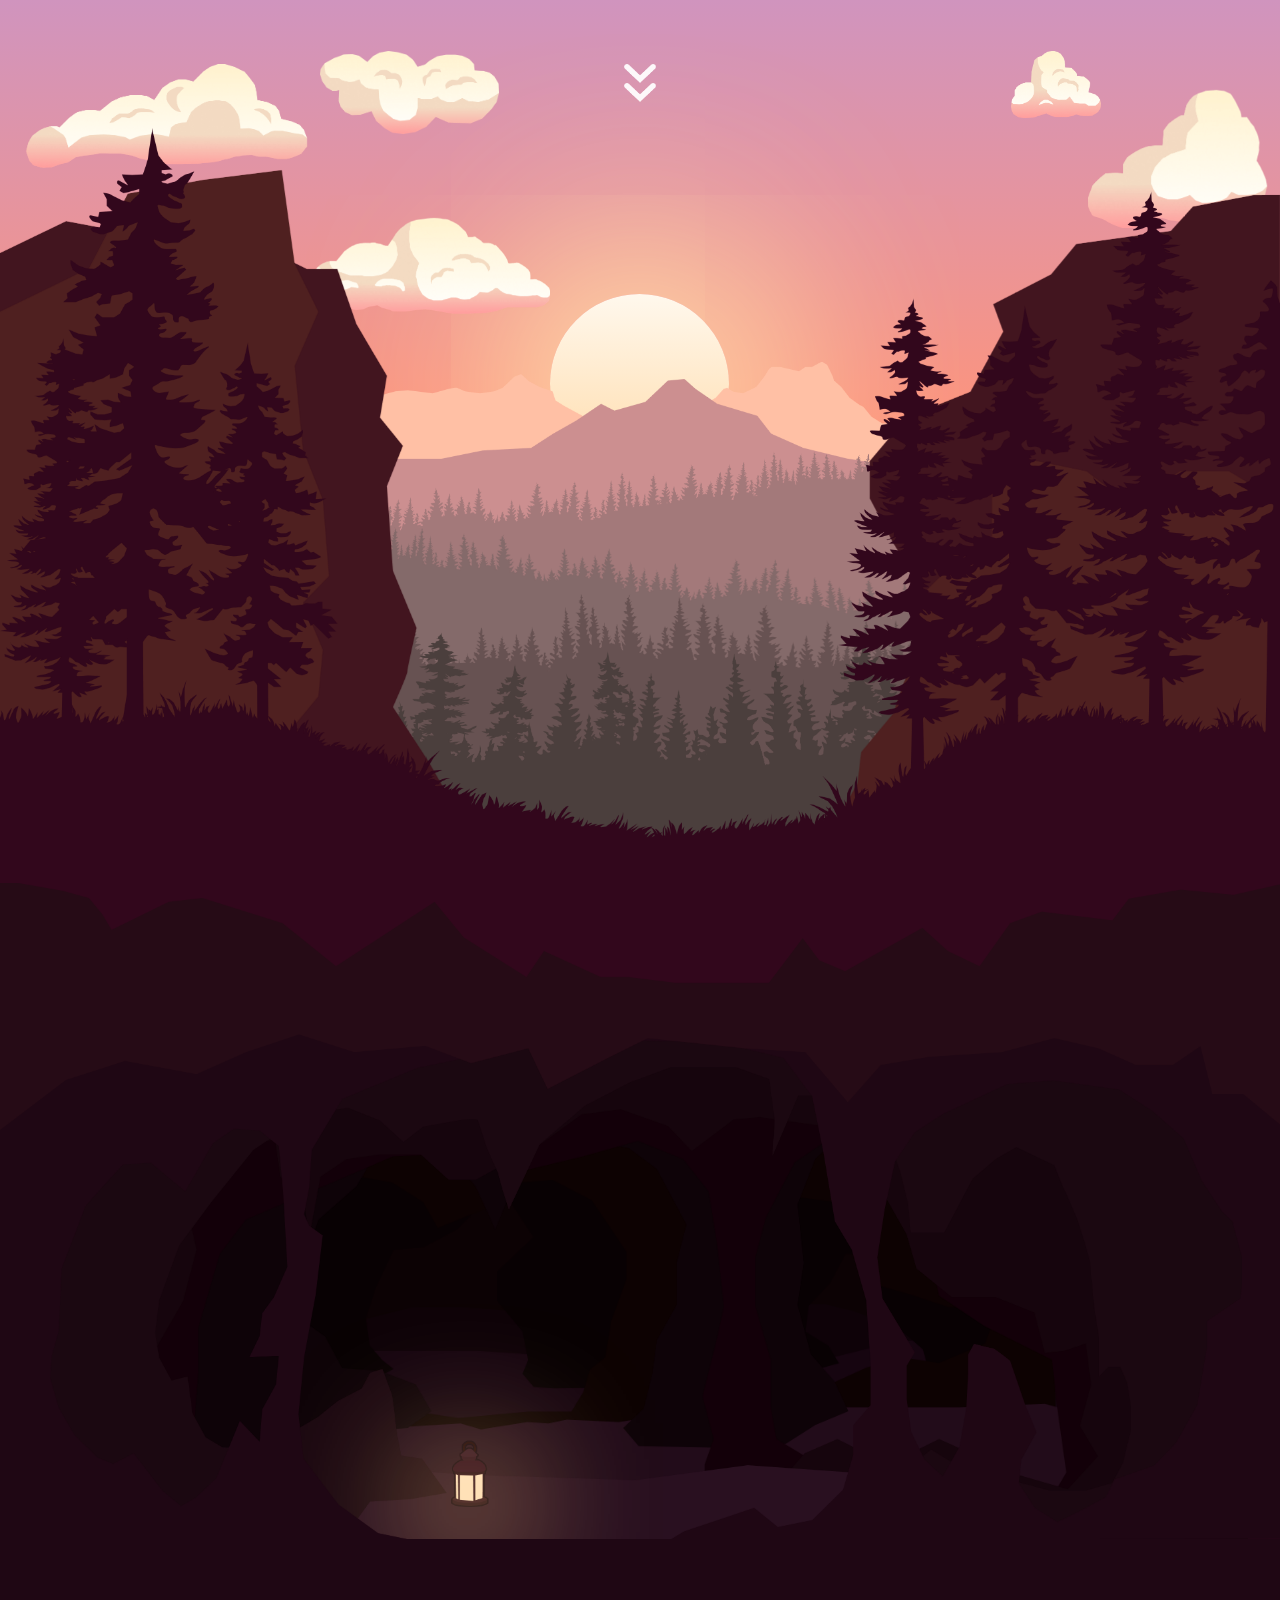
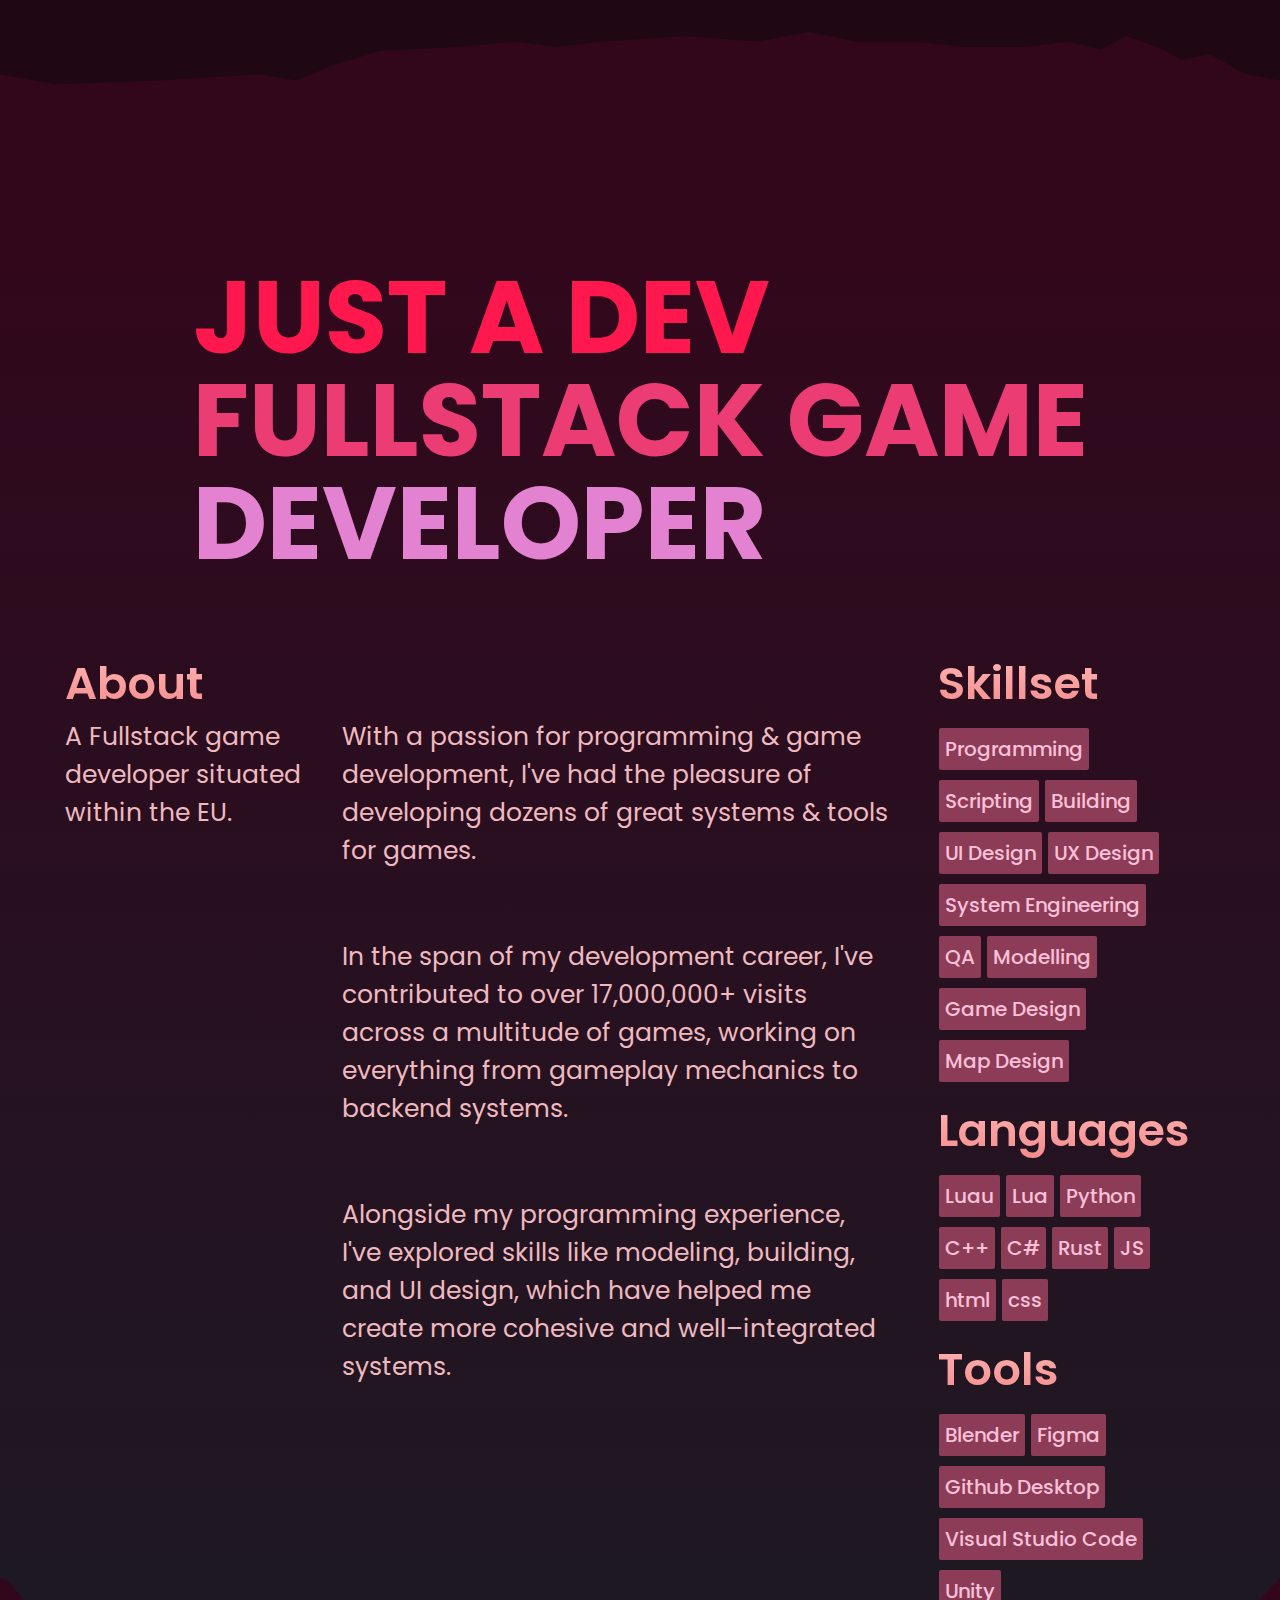
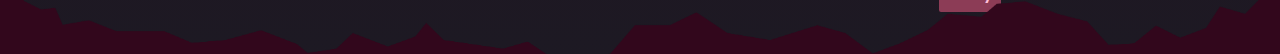
<file: index.html>
<!DOCTYPE html>
<html lang="en">
<head>
	<meta http-equiv="refresh" content="0; url=/bitnand">
	<meta charset="UTF-8">
	<meta name="viewport" content="width=device-width, initial-scale=1.0">
	<title>Document</title>
</head>
<body>
	
</body>
</html>
</file>
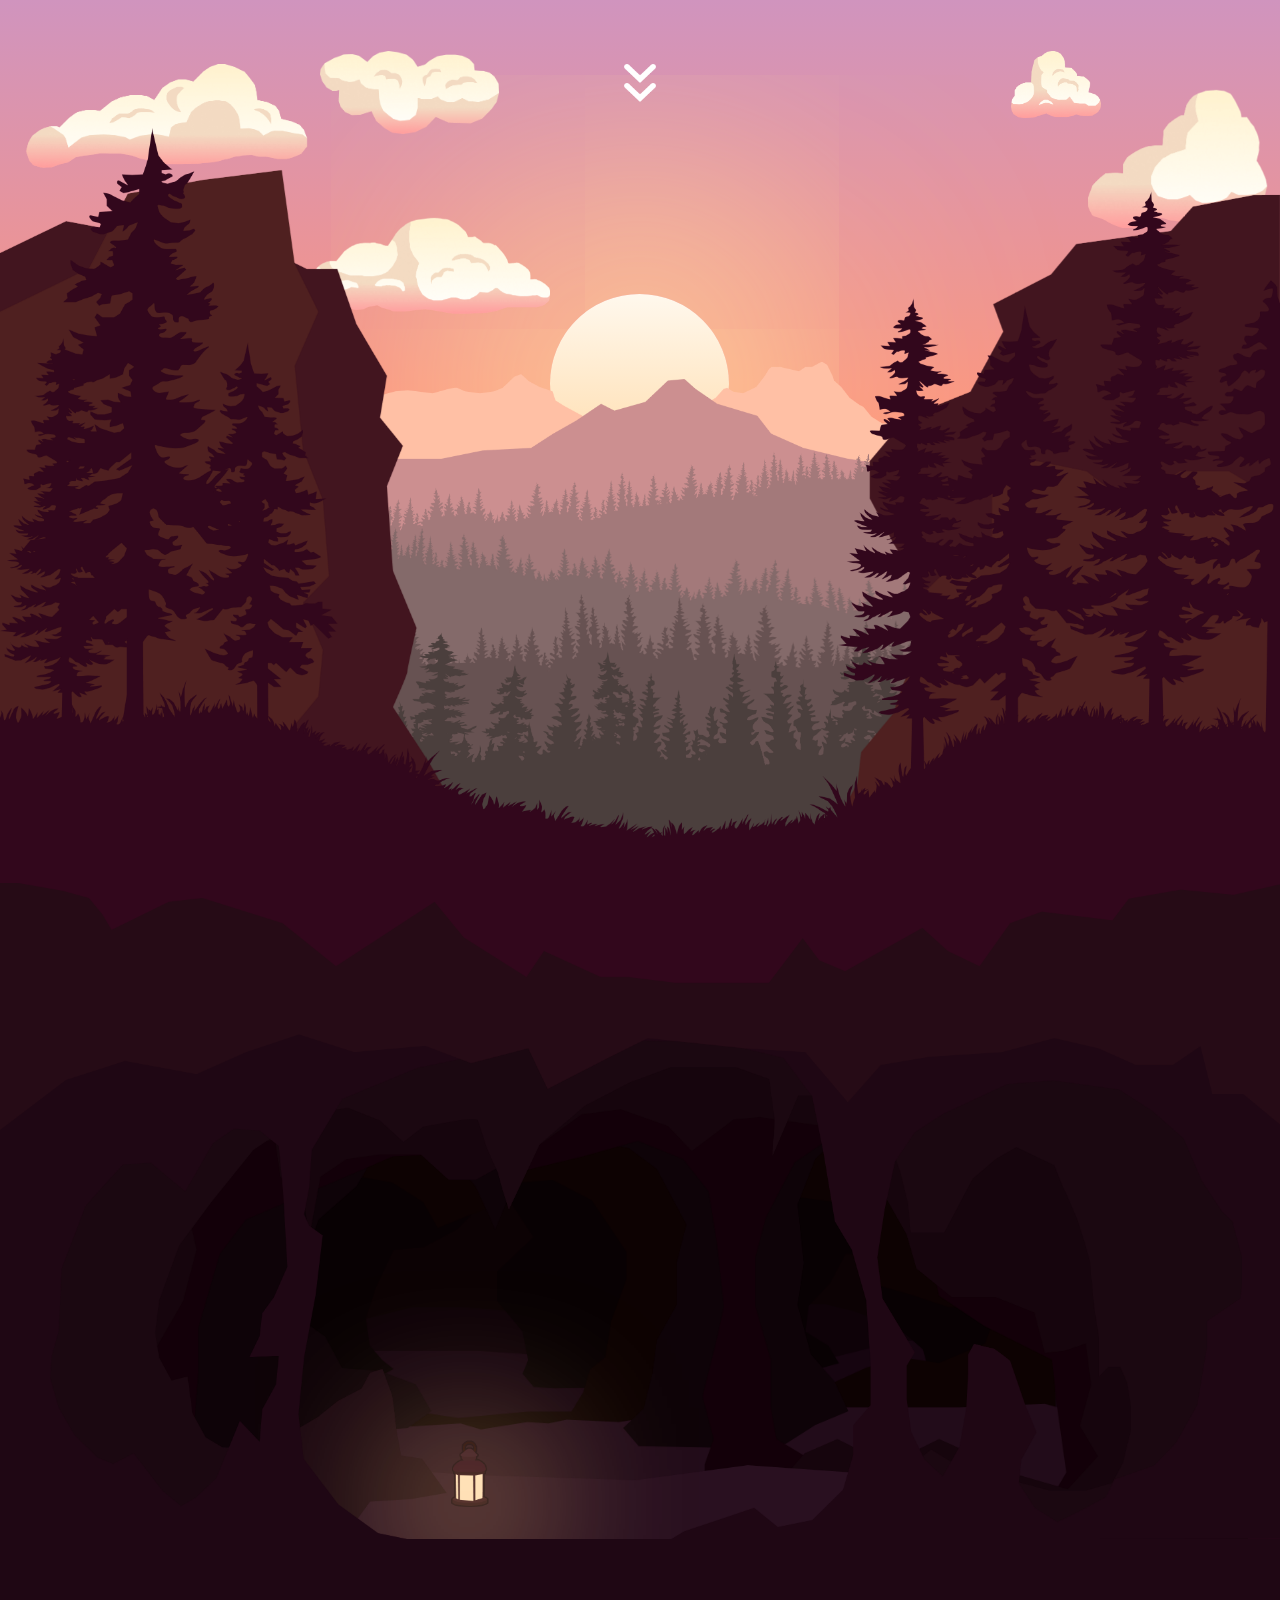
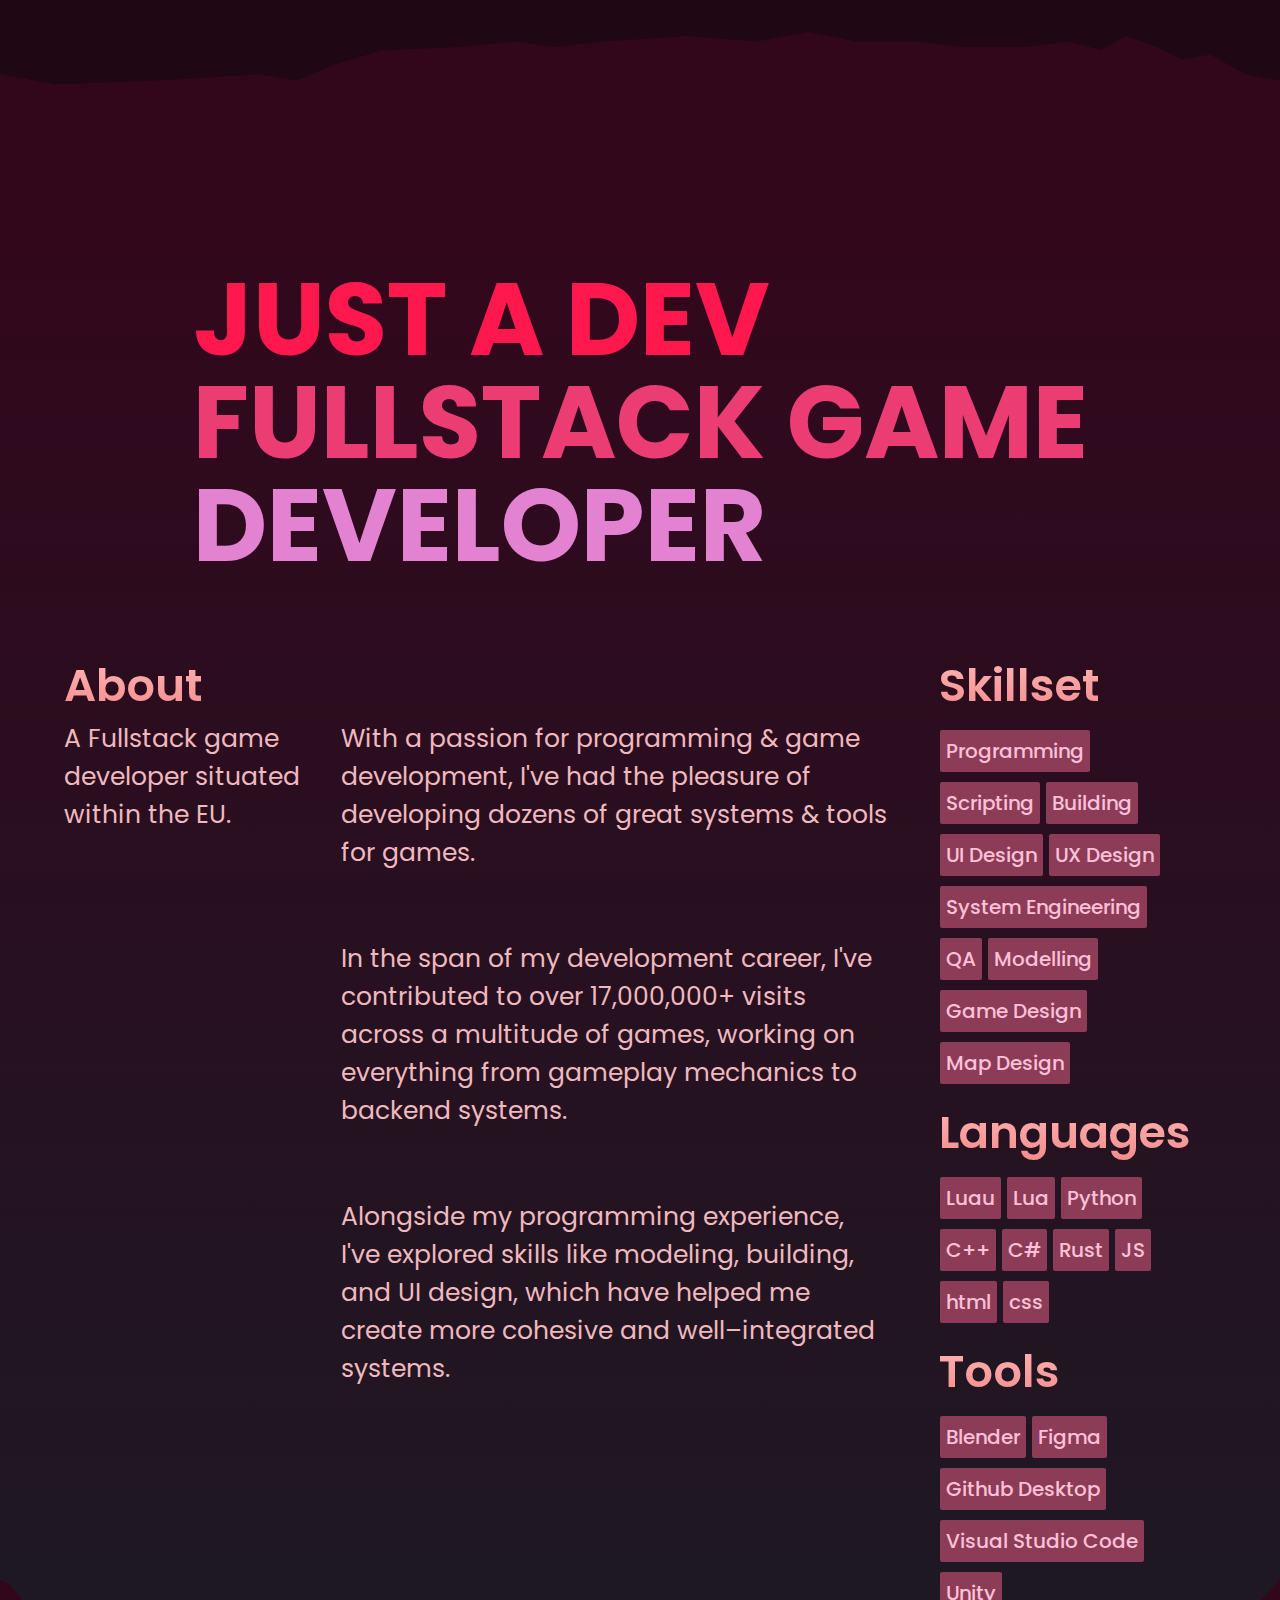
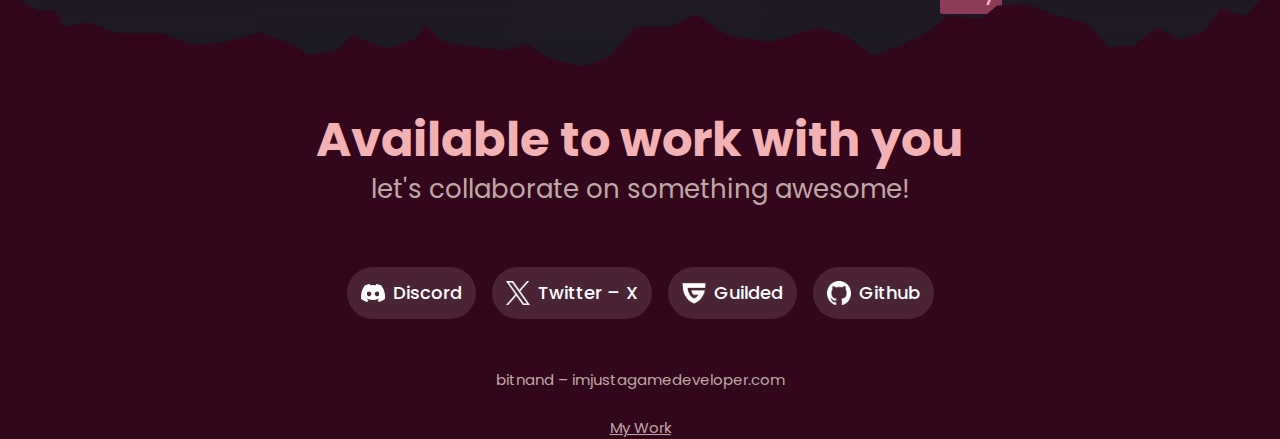
<file: bitnand/index.html>
<!DOCTYPE html>
<html lang="en">
<head>
    <meta charset="UTF-8">
    <meta name="viewport" content="width=device-width, initial-scale=1.0">

    <title>&lt;/&gt; &ndash; Fullstack Game Developer</title>
    <link rel="icon" type="image/x-icon" href="icons/fav-icon.webp">

    <meta property="og:site_name" content="bitnand">

    <meta property="og:title" content="bitnand - Fullstack Game Developer">
    <meta property="og:description" content="Feel free to visit my website portfolio to get an insight into my development career.">
    <meta property="og:image" content="https://www.imjustagamedeveloper.com/bitnand/images/embed-background-image.png">
    <meta property="og:url" content="https://www.imjustagamedeveloper.com/bitnand">
    <meta property="og:type" content="website">

    <meta property="og:image:width" content="1080">
    <meta property="og:image:height" content="1080">

    <meta name="twitter:card" content="summary_large_image">

    <link rel="preconnect" href="https://fonts.googleapis.com">
    <link rel="preconnect" href="https://fonts.gstatic.com" crossorigin>
    <link href="https://fonts.googleapis.com/css2?family=Poppins:ital,wght@0,100;0,200;0,300;0,400;0,500;0,600;0,700;0,800;0,900;1,100;1,200;1,300;1,400;1,500;1,600;1,700;1,800;1,900&display=swap" rel="stylesheet">

    <link rel="stylesheet" type="text/css" href="styles.css">
    <script defer src="scripts.js"></script>
</head>
<body>
    <div class="foreground-container">
        <img src="images/foreground-cliff-1.png" width="3844" height="3169" alt="" class="foreground-cliff-1" draggable="false">
        <img src="images/foreground-cliff-2.png" width="3844" height="3169" alt="" class="foreground-cliff-2" draggable="false">
        
        <div class="skyscape"></div>
        <div class="skyscape-fallback"></div>

        <div class="top-cloud-container">
            <img src="clouds/cloud-1.png" width="450" height="207" alt="" class="cloud-1" draggable="false">
            <img src="clouds/cloud-2.png" width="760" height="280" alt="" class="cloud-2" draggable="false">
            <img src="clouds/cloud-3.png" width="302" height="225" alt="" class="cloud-3" draggable="false">
        </div>

        <div class="bottom-cloud-container">
            <img src="clouds/cloud-4.png" width="885" height="303" alt="" class="cloud-4" draggable="false">
            <img src="clouds/cloud-5.png" width="521" height="403" alt="" class="cloud-5" draggable="false">
        </div>
        
        <div class="foreground-mountains-1-container">
            <img src="mountains/foreground-mountains-1.png" width="1855" height="836" alt="" class="foreground-mountains-1" draggable="false">
        </div>

        <div class="foreground-mountains-2-container">
            <img src="mountains/foreground-mountains-2.png" width="1855" height="677" alt="" class="foreground-mountains-2" draggable="false">
        </div>

        <div class="middleground-mountains-1-container">
            <img src="mountains/middleground-mountains-1.png" width="1855" height="924" alt="" class="middleground-mountains-1" draggable="false">
        </div>

        <div class="middleground-mountains-2-container">
            <img src="mountains/middleground-mountains-2.png" width="1855" height="667" alt="" class="middleground-mountains-2" draggable="false">
        </div>

        <div class="background-mountains-1-container">
            <img src="mountains/background-mountains-1.png" width="1855" height="938" alt="" class="background-mountains-1" draggable="false">
        </div>

        <div class="background-mountains-2-container">
            <img src="mountains/background-mountains-2.png" width="1855" height="651" alt="" class="background-mountains-2" draggable="false">
        </div>

        <div class="sun-container">
            <div class="sun"></div>
        </div>
    </div>

    <div class="topbar-container">
        <img src="icons/arrow-down-small.png" width="148" height="148" alt="" class="arrow-down-small">
        <img src="icons/arrow-down-small.png" width="148" height="148" alt="" class="arrow-down-small">
    </div>

    <div>
        <img src="images/foreground-trees.png" width="3844" height="2268" alt="" class="foreground-trees" draggable="false">

        <div class="cave-container">
            <img src="cave-images/cave-foreground-1.png" width="3844" height="2565" alt="" class="cave-foreground-1" draggable="false">
            <img src="cave-images/cave-foreground-2.png" width="3787" height="1930" alt="" class="cave-foreground-2" draggable="false" data-speed="-10">
            <img src="cave-images/cave-middleground-1.png" width="3381" height="1731" alt="" class="cave-middleground-1" draggable="false" data-speed="-13">
            <img src="cave-images/cave-middleground-2.png" width="2944" height="1162" alt="" class="cave-middleground-2" draggable="false" data-speed="-16">
            <img src="cave-images/cave-background-1.png" width="2851" height="1554" alt="" class="cave-background-1" draggable="false" data-speed="-19">
            <img src="cave-images/cave-background-2.png" width="2778" height="1084" alt="" class="cave-background-2" draggable="false" data-speed="-28">

            <div class="cave-lantern-light" data-speed="-10"></div>
        </div>

        <div class="hero-text-spacer""></div>

        <div class="about-me-container">
            <div class="hero-text-container">
                <h1 class="just-a-dev-label">
                    JUST A DEV
                </h1>
                <h1 class="fullstack-game-label">
                    FULLSTACK GAME
                </h1>
                <h1 class="developer-label">
                    DEVELOPER
                </h1>
            </div>
            
            <div class="about-me-content">
                <div class="brief-about-me-content">
                    <h2 class="header-text">About</h2>
                    <p class="about-me-text">A Fullstack game developer situated within the EU.</p>
                </div>
                
                <div class="long-about-me-content">
                    <p class="long-about-me-text">
                        With a passion for programming & game development, I've had the pleasure of developing dozens of great systems & tools for games.
                    </p>

                    <p class="long-about-me-text">
                        In the span of my development career, I've contributed to over 17,000,000+ visits across a multitude of games, working on everything from gameplay mechanics to backend systems.
                    </p>

                    <p class="long-about-me-text">
                        Alongside my programming experience, I've explored skills like modeling, building, and UI design, which have helped me create more cohesive and well&ndash;integrated systems.
                    </p>
                </div>

                <div class="skill-set-button-content">
                    <div class="button-set-container">
                        <h2 class="header-text">Skillset</h2>
                        <div>
                            <button class="skill-set-button">Programming</button>
                            <button class="skill-set-button">Scripting</button>
                            <button class="skill-set-button">Building</button>
                            <button class="skill-set-button">UI Design</button>
                            <button class="skill-set-button">UX Design</button>
                            <button class="skill-set-button">System Engineering</button>
                            <button class="skill-set-button">QA</button>
                            <button class="skill-set-button">Modelling</button>
                            <button class="skill-set-button">Game Design</button>
                            <button class="skill-set-button">Map Design</button>
                        </div>
                    </div>

                    <div class="button-set-container">
                        <h2 class="header-text">Languages</h2>
                        <div>
                            <button class="skill-set-button">Luau</button>
                            <button class="skill-set-button">Lua</button>
                            <button class="skill-set-button">Python</button>
                            <button class="skill-set-button">C++</button>
                            <button class="skill-set-button">C#</button>
                            <button class="skill-set-button">Rust</button>
                            <button class="skill-set-button">JS</button>
                            <button class="skill-set-button">html</button>
                            <button class="skill-set-button">css</button>
                        </div>
                    </div>

                    <div class="button-set-container">
                        <h2 class="header-text">Tools</h2>
                        <div>
                            <button class="skill-set-button">Blender</button>
                            <button class="skill-set-button">Figma</button>
                            <button class="skill-set-button">Github Desktop</button>
                            <button class="skill-set-button">Visual Studio Code</button>
                            <button class="skill-set-button">Unity</button>
                        </div>
                    </div>
                </div>
            </div>

            <img src="images/bottom-profile-section-split.png" width="3844" height="520" alt="" class="bottom-profile-section-split" draggable="false" loading="lazy">

            <div class="bottom-container">
                <p class="header-cave-text">
                    Available to work with you
                </p>
                <p class="cave-text">
                    let's collaborate on something awesome!
                </p>

                <div class="profile-link-container">
                    <a href="https://discord.com/users/1160614251090690068" target="_blank">
                        <div class="profile-container">
                            <img src="application-images/discord-small.png" width="92" height="70" alt="" class="profile-image">
                            <p class="profile-link-text">Discord</p>
                        </div>
                    </a>
                    
                    <a href="https://x.com/imjustagamedev" target="_blank">
                        <div class="profile-container">
                            <img src="application-images/twitter-small.png" width="48" height="49" alt="" class="profile-image">
                            <p class="profile-link-text">Twitter &ndash; X</p>
                        </div>
                    </a>

                    <a href="https://www.guilded.gg/u/101" target="_blank">
                        <div class="profile-container"">
                            <img src="application-images/guilded-small.png" width="63" height="63" alt="" class="profile-image">
                            <p class="profile-link-text"">Guilded</p>
                        </div>
                    </a>

                    <a href="https://github.com/bytenand" target="_blank">
                        <div class="profile-container">
                            <img src="application-images/github-small.png" width="61" height="60" alt="" class="profile-image">
                            <p class="profile-link-text">Github</p>
                        </div>
                    </a>
                </div>

                <p class="website-link-text">
                    bitnand &ndash; imjustagamedeveloper.com
                </p>

                <a class="website-other-page-text" href="work" target="_blank">
                    My Work
                </a>
            </div>
        </div>
    </div>
</body>
</html>
</file>
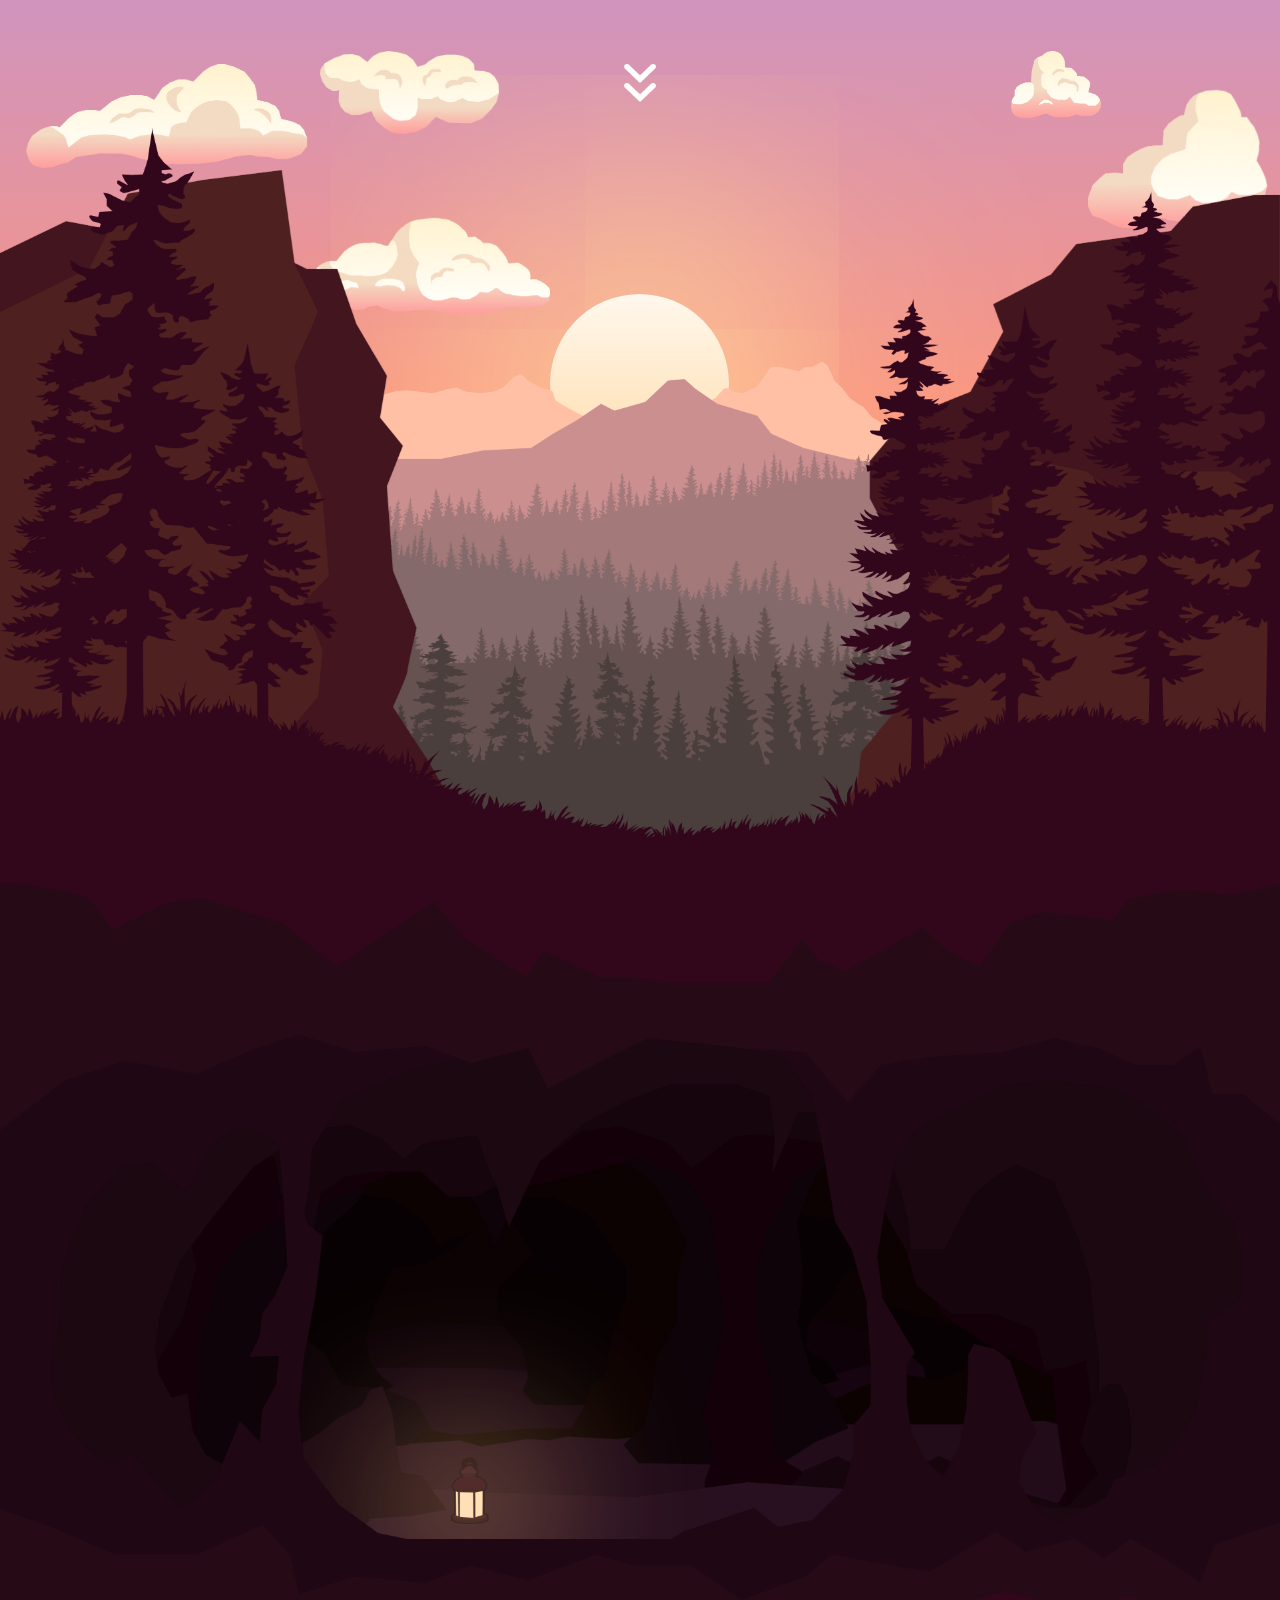
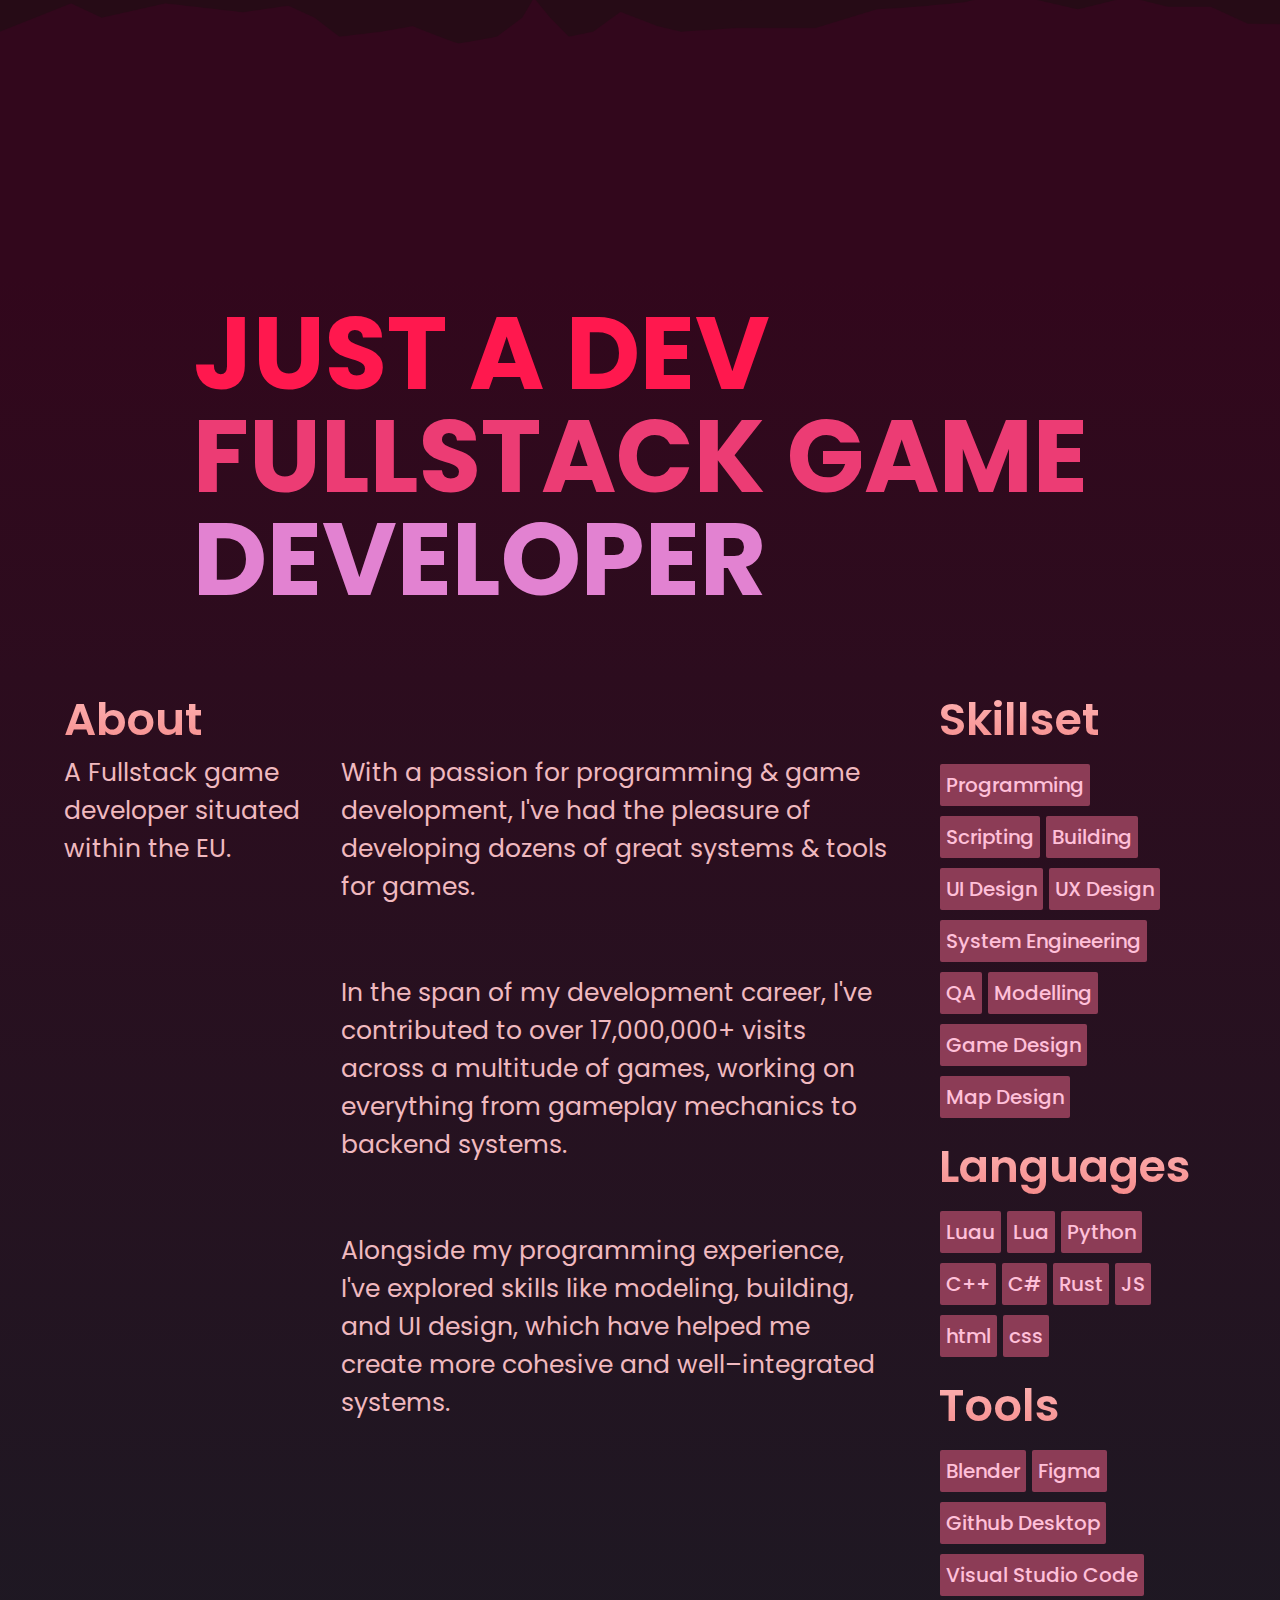
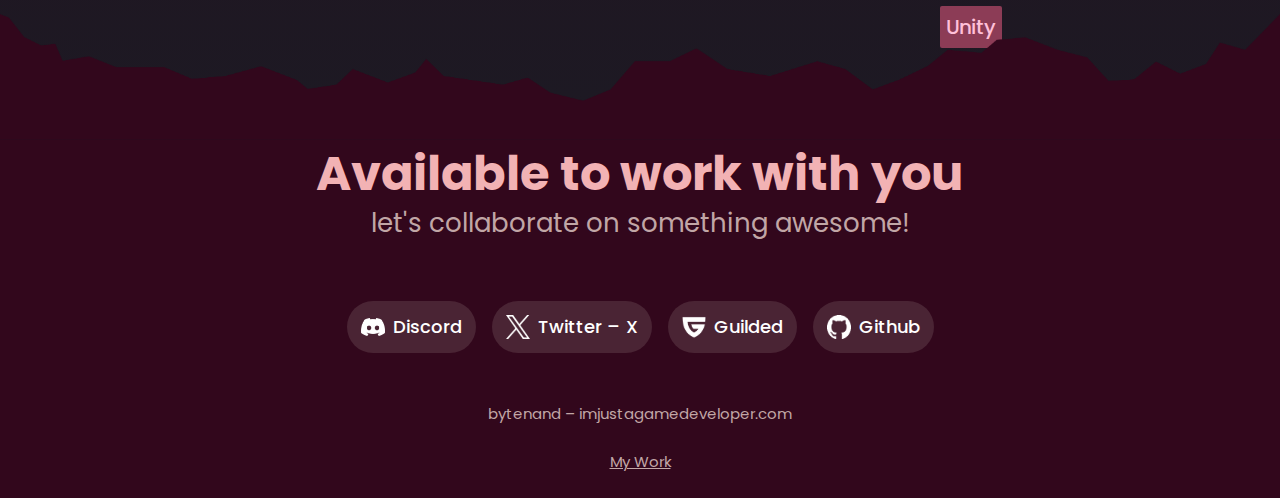
<file: bytenand/index.html>
<!DOCTYPE html>
<html lang="en">
<head>
    <meta charset="UTF-8">
    <meta name="viewport" content="width=device-width, initial-scale=1.0">

    <title>bytenand &ndash; Fullstack Game Developer</title>
    <link rel="icon" type="image/x-icon" href="icons/fav-icon.webp">

    <meta property="og:site_name" content="bytenand">

    <meta property="og:title" content="bytenand - Fullstack Game Developer">
    <meta property="og:description" content="Feel free to visit my website portfolio to get an insight into my development career.">
    <meta property="og:image" content="https://www.imjustagamedeveloper.com/bytenand/images/embed-background-image.png">
    <meta property="og:url" content="https://www.imjustagamedeveloper.com/bytenand">
    <meta property="og:type" content="website">

    <meta property="og:image:width" content="1080">
    <meta property="og:image:height" content="1080">

    <meta name="twitter:card" content="summary_large_image">

    <link rel="preconnect" href="https://fonts.googleapis.com">
    <link rel="preconnect" href="https://fonts.gstatic.com" crossorigin>
    <link href="https://fonts.googleapis.com/css2?family=Poppins:ital,wght@0,100;0,200;0,300;0,400;0,500;0,600;0,700;0,800;0,900;1,100;1,200;1,300;1,400;1,500;1,600;1,700;1,800;1,900&display=swap" rel="stylesheet">

    <link rel="stylesheet" type="text/css" href="styles.css">
    <script defer src="scripts.js"></script>
</head>
<body>
    <div class="foreground-container">
        <img src="images/foreground-cliff-1.png" width="3844" height="3169" alt="" class="foreground-cliff-1" draggable="false">
        <img src="images/foreground-cliff-2.png" width="3844" height="3169" alt="" class="foreground-cliff-2" draggable="false">
        
        <div class="skyscape"></div>
        <div class="skyscape-fallback"></div>

        <div class="top-cloud-container">
            <img src="clouds/cloud-1.png" width="450" height="207" alt="" class="cloud-1" draggable="false">
            <img src="clouds/cloud-2.png" width="760" height="280" alt="" class="cloud-2" draggable="false">
            <img src="clouds/cloud-3.png" width="302" height="225" alt="" class="cloud-3" draggable="false">
        </div>

        <div class="bottom-cloud-container">
            <img src="clouds/cloud-4.png" width="885" height="303" alt="" class="cloud-4" draggable="false">
            <img src="clouds/cloud-5.png" width="521" height="403" alt="" class="cloud-5" draggable="false">
        </div>
        
        <div class="foreground-mountains-1-container">
            <img src="mountains/foreground-mountains-1.png" width="1855" height="836" alt="" class="foreground-mountains-1" draggable="false">
        </div>

        <div class="foreground-mountains-2-container">
            <img src="mountains/foreground-mountains-2.png" width="1855" height="677" alt="" class="foreground-mountains-2" draggable="false">
        </div>

        <div class="middleground-mountains-1-container">
            <img src="mountains/middleground-mountains-1.png" width="1855" height="924" alt="" class="middleground-mountains-1" draggable="false">
        </div>

        <div class="middleground-mountains-2-container">
            <img src="mountains/middleground-mountains-2.png" width="1855" height="667" alt="" class="middleground-mountains-2" draggable="false">
        </div>

        <div class="background-mountains-1-container">
            <img src="mountains/background-mountains-1.png" width="1855" height="938" alt="" class="background-mountains-1" draggable="false">
        </div>

        <div class="background-mountains-2-container">
            <img src="mountains/background-mountains-2.png" width="1855" height="651" alt="" class="background-mountains-2" draggable="false">
        </div>

        <div class="sun-container">
            <div class="sun"></div>
        </div>
    </div>

    <div class="topbar-container">
        <img src="icons/arrow-down-small.png" width="148" height="148" alt="" class="arrow-down-small">
        <img src="icons/arrow-down-small.png" width="148" height="148" alt="" class="arrow-down-small">
    </div>

    <div>
        <img src="images/foreground-trees.png" width="3844" height="2268" alt="" class="foreground-trees" draggable="false">

        <div class="cave-container">
            <img src="cave-images/cave-foreground-1.png" width="3844" height="2565" alt="" class="cave-foreground-1" draggable="false">
            <img src="cave-images/cave-foreground-2.png" width="3787" height="1930" alt="" class="cave-foreground-2" draggable="false" data-speed="-10">
            <img src="cave-images/cave-middleground-1.png" width="3381" height="1731" alt="" class="cave-middleground-1" draggable="false" data-speed="-13">
            <img src="cave-images/cave-middleground-2.png" width="2944" height="1162" alt="" class="cave-middleground-2" draggable="false" data-speed="-16">
            <img src="cave-images/cave-background-1.png" width="2851" height="1554" alt="" class="cave-background-1" draggable="false" data-speed="-19">
            <img src="cave-images/cave-background-2.png" width="2778" height="1084" alt="" class="cave-background-2" draggable="false" data-speed="-28">

            <div class="cave-lantern-light" data-speed="-10"></div>
        </div>

        <div class="hero-text-spacer""></div>

        <div class="about-me-container">
            <div class="hero-text-container">
                <h1 class="just-a-dev-label">
                    JUST A DEV
                </h1>
                <h1 class="fullstack-game-label">
                    FULLSTACK GAME
                </h1>
                <h1 class="developer-label">
                    DEVELOPER
                </h1>
            </div>
            
            <div class="about-me-content">
                <div class="brief-about-me-content">
                    <h2 class="header-text">About</h2>
                    <p class="about-me-text">A Fullstack game developer situated within the EU.</p>
                </div>
                
                <div class="long-about-me-content">
                    <p class="long-about-me-text">
                        With a passion for programming & game development, I've had the pleasure of developing dozens of great systems & tools for games.
                    </p>

                    <p class="long-about-me-text">
                        In the span of my development career, I've contributed to over 17,000,000+ visits across a multitude of games, working on everything from gameplay mechanics to backend systems.
                    </p>

                    <p class="long-about-me-text">
                        Alongside my programming experience, I've explored skills like modeling, building, and UI design, which have helped me create more cohesive and well&ndash;integrated systems.
                    </p>
                </div>

                <div class="skill-set-button-content">
                    <div class="button-set-container">
                        <h2 class="header-text">Skillset</h2>
                        <div>
                            <button class="skill-set-button">Programming</button>
                            <button class="skill-set-button">Scripting</button>
                            <button class="skill-set-button">Building</button>
                            <button class="skill-set-button">UI Design</button>
                            <button class="skill-set-button">UX Design</button>
                            <button class="skill-set-button">System Engineering</button>
                            <button class="skill-set-button">QA</button>
                            <button class="skill-set-button">Modelling</button>
                            <button class="skill-set-button">Game Design</button>
                            <button class="skill-set-button">Map Design</button>
                        </div>
                    </div>

                    <div class="button-set-container">
                        <h2 class="header-text">Languages</h2>
                        <div>
                            <button class="skill-set-button">Luau</button>
                            <button class="skill-set-button">Lua</button>
                            <button class="skill-set-button">Python</button>
                            <button class="skill-set-button">C++</button>
                            <button class="skill-set-button">C#</button>
                            <button class="skill-set-button">Rust</button>
                            <button class="skill-set-button">JS</button>
                            <button class="skill-set-button">html</button>
                            <button class="skill-set-button">css</button>
                        </div>
                    </div>

                    <div class="button-set-container">
                        <h2 class="header-text">Tools</h2>
                        <div>
                            <button class="skill-set-button">Blender</button>
                            <button class="skill-set-button">Figma</button>
                            <button class="skill-set-button">Github Desktop</button>
                            <button class="skill-set-button">Visual Studio Code</button>
                            <button class="skill-set-button">Unity</button>
                        </div>
                    </div>
                </div>
            </div>

            <!--<div class="my-work-content">
                <h2 class="header-text">My work</h2>
                <p class="long-my-work-text">
                    With a passion for programming & game development, I've had the pleasure of developing dozens of great systems & tools for games.
                </p>
                <button class="skill-set-button">Unity</button>
            </div>-->

            <img src="images/bottom-profile-section-split.png" width="3844" height="520" alt="" class="bottom-profile-section-split" draggable="false" loading="lazy">

            <div class="bottom-container">
                <p class="header-cave-text">
                    Available to work with you
                </p>
                <p class="cave-text">
                    let's collaborate on something awesome!
                </p>

                <div class="profile-link-container">
                    <a href="https://discord.com/users/1160614251090690068" target="_blank">
                        <div class="profile-container">
                            <img src="application-images/discord-small.png" width="92" height="70" alt="" class="profile-image">
                            <p class="profile-link-text">Discord</p>
                        </div>
                    </a>
                    
                    <a href="https://x.com/bytenand" target="_blank">
                        <div class="profile-container">
                            <img src="application-images/twitter-small.png" width="48" height="49" alt="" class="profile-image">
                            <p class="profile-link-text">Twitter &ndash; X</p>
                        </div>
                    </a>

                    <a href="https://www.guilded.gg/u/bytenand" target="_blank">
                        <div class="profile-container"">
                            <img src="application-images/guilded-small.png" width="63" height="63" alt="" class="profile-image">
                            <p class="profile-link-text"">Guilded</p>
                        </div>
                    </a>

                    <a href="https://github.com/bytenand" target="_blank">
                        <div class="profile-container">
                            <img src="application-images/github-small.png" width="61" height="60" alt="" class="profile-image">
                            <p class="profile-link-text">Github</p>
                        </div>
                    </a>
                </div>

                <p class="website-link-text">
                    bytenand &ndash; imjustagamedeveloper.com
                </p>

                <a class="website-other-page-text" href="work" target="_blank">
                    My Work
                </a>
            </div>
        </div>
    </div>
</body>
</html>
</file>
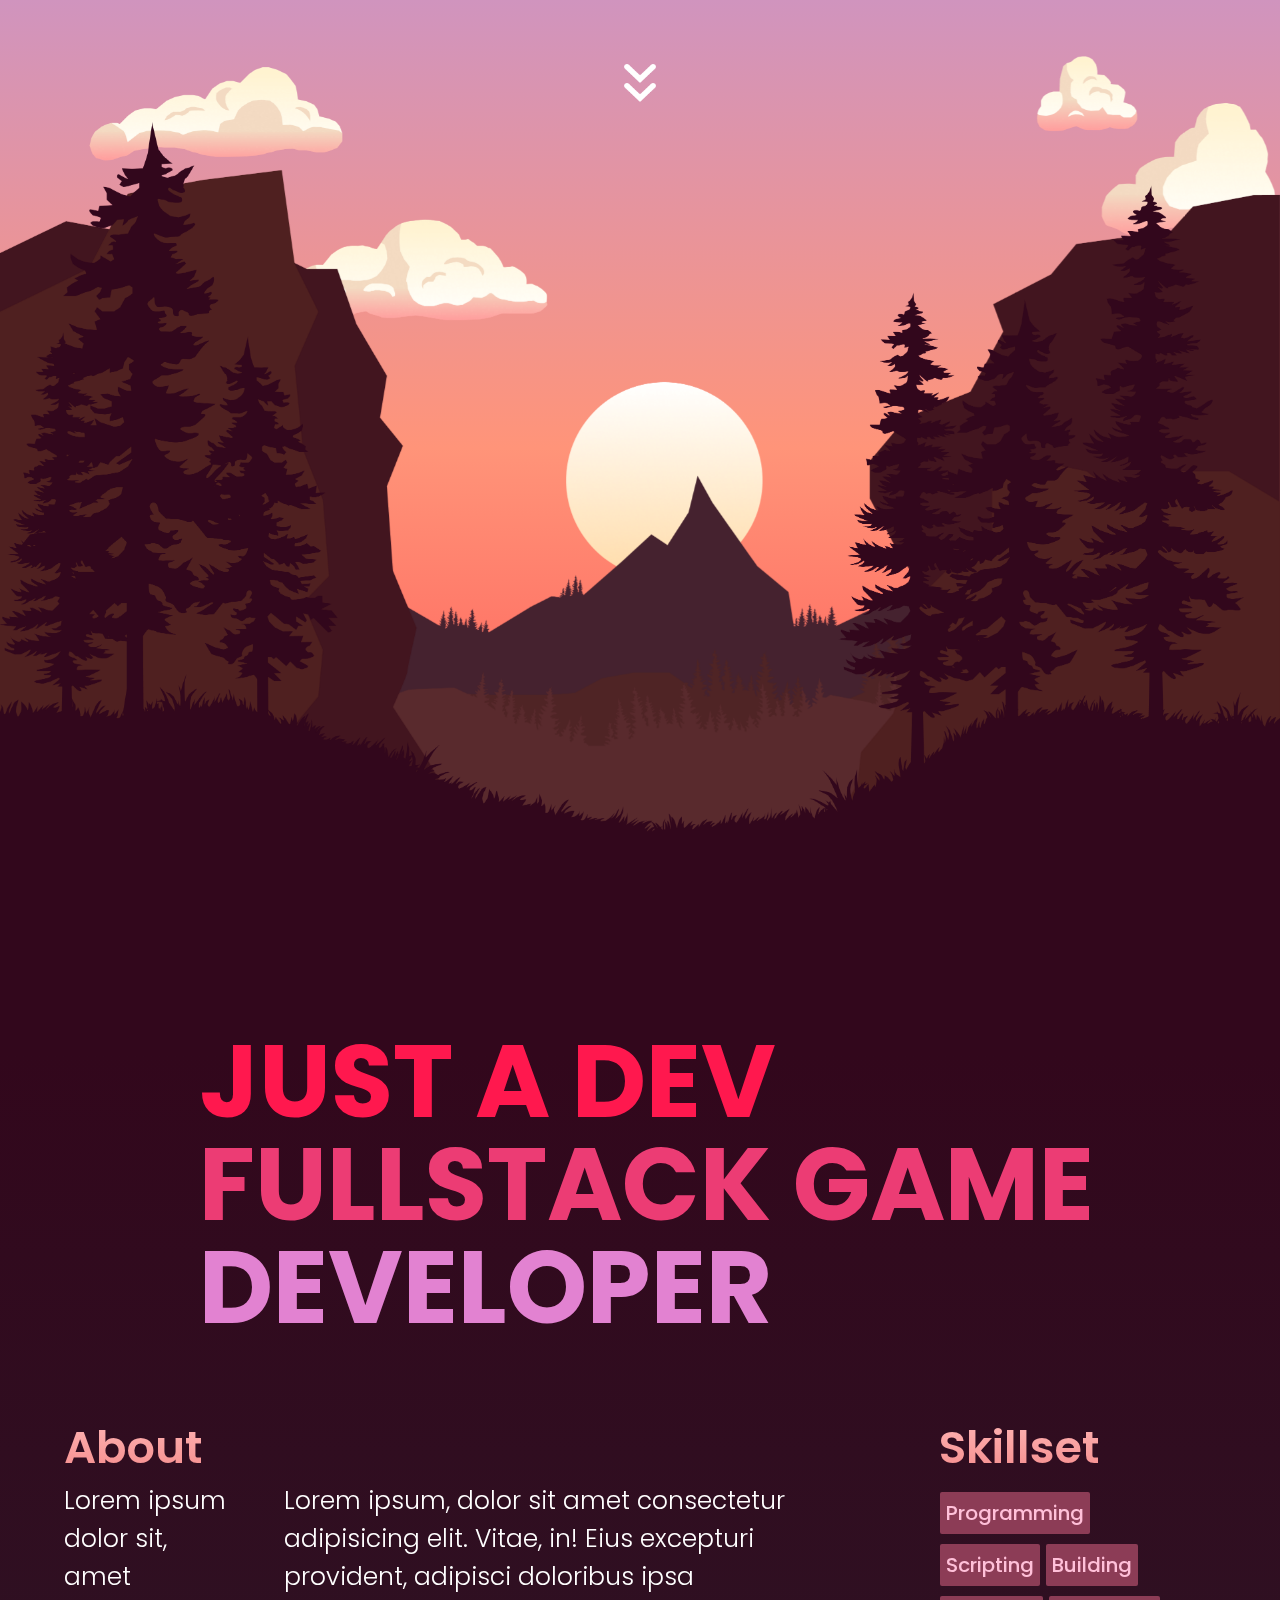
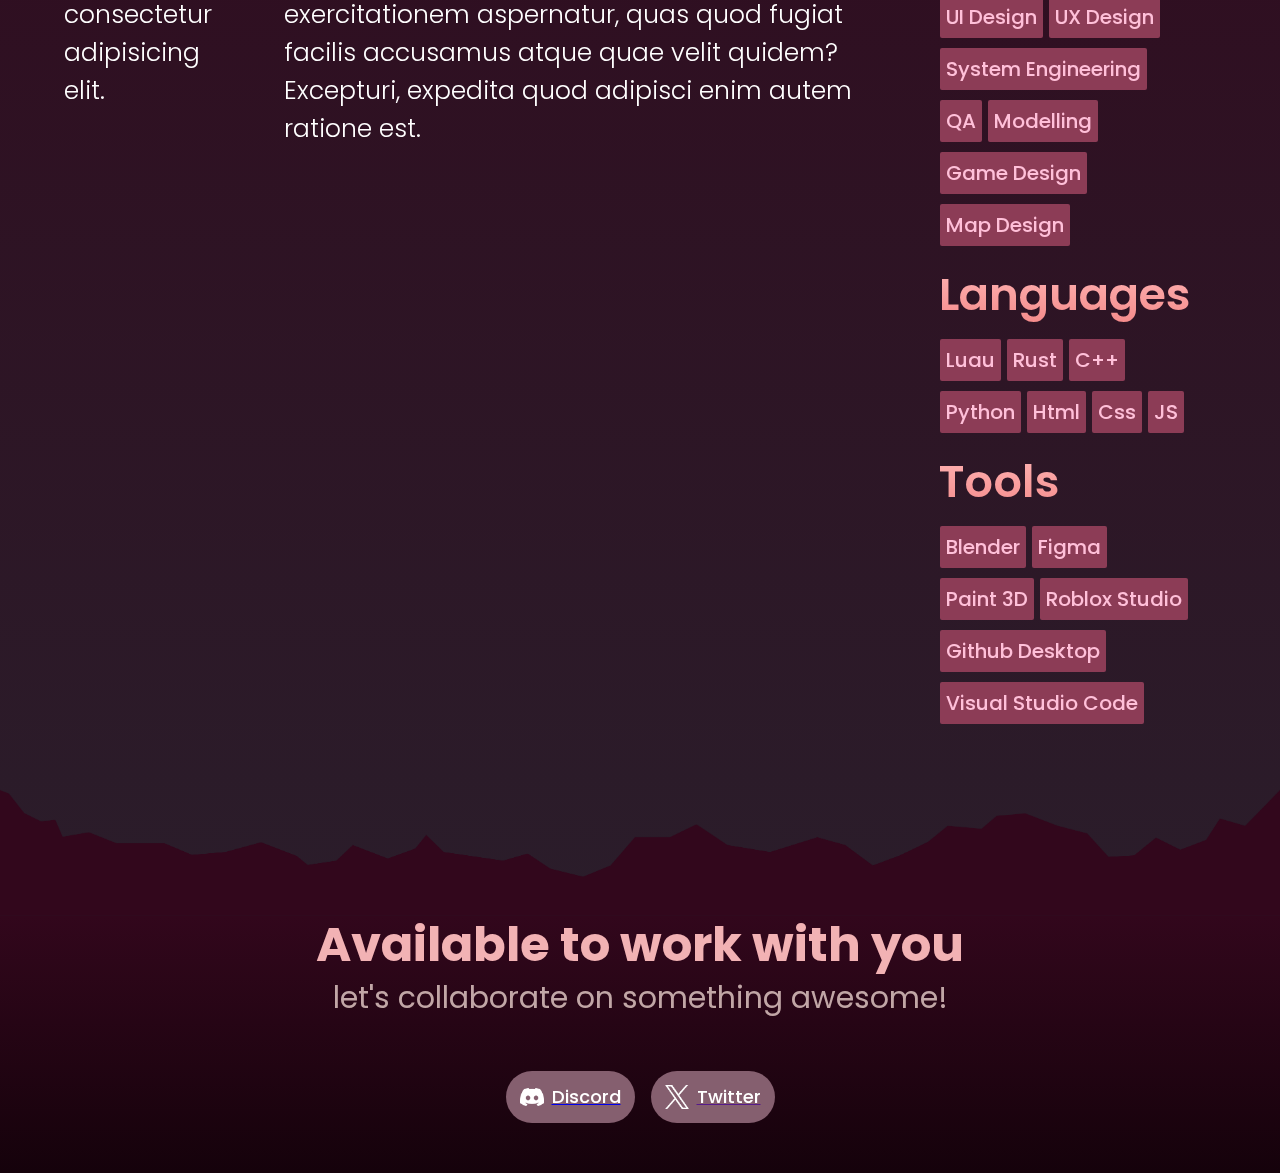
<file: myuser/index.html>
<!DOCTYPE html>
<html lang="en">
<head>
    <meta charset="UTF-8">
    <meta name="viewport" content="width=device-width, initial-scale=1.0">

    <title>&lt;/&gt; &ndash; Fullstack Game Developer</title>

    <link rel="icon" type="image/x-icon" href="images/favicon.png">

    <link rel="preconnect" href="https://fonts.googleapis.com">
    <link rel="preconnect" href="https://fonts.gstatic.com" crossorigin>
    <link href="https://fonts.googleapis.com/css2?family=Poppins:ital,wght@0,100;0,200;0,300;0,400;0,500;0,600;0,700;0,800;0,900;1,100;1,200;1,300;1,400;1,500;1,600;1,700;1,800;1,900&display=swap" rel="stylesheet">

    <link rel="stylesheet" type="text/css" href="styles.css">
</head>
<body>
    <div class="GroundContainer">
        <img src="images/BackgroundRocks.png" alt="" class="BackgroundRocks" draggable="false">
        <img src="images/ForegroundRocks.png" alt="" class="ForegroundRocks" draggable="false">
        <div class="Skyscape"></div>
        <img src="images/TopClouds.png" alt="" class="TopClouds" draggable="false">
        <img src="images/BottomClouds.png" alt="" class="BottomClouds" draggable="false">
        <img src="images/Mountains.png" alt="" class="Mountains" draggable="false">
        <img src="images/Sun.png" alt="" class="Sun" draggable="false">
    </div>

    <div class="Topbar">
        <img src="images/ArrowDown.png" alt="" class="ArrowDown">
        <img src="images/ArrowDown.png" alt="" class="ArrowDown">
    </div>

    <div>
        <img src="images/Foreground.png" alt="" class="Foreground">
        <div class="AboutMe">
            <div class="HeroContainer">
                <h1 class="JustADevLabel">
                    JUST A DEV
                </h1>
                <h1 class="FullstackGameLabel">
                    FULLSTACK GAME
                </h1>
                <h1 class="DeveloperLabel">
                    DEVELOPER
                </h1>
            </div>
            
            <div class="AboutMeContainer">
                <div class="BriefAboutMeContainer">
                    <h2 class="HeaderText">About</h2>
                    <p class="AboutMeText">Lorem ipsum dolor sit, amet consectetur adipisicing elit.</p>
                </div>
                
                <div class="LongAboutMeContainer">
                    <p class="LongAboutMeText">
                        Lorem ipsum, dolor sit amet consectetur adipisicing elit. Vitae, in! Eius excepturi provident, adipisci doloribus ipsa exercitationem aspernatur, quas quod fugiat facilis accusamus atque quae velit quidem? Excepturi, expedita quod adipisci enim autem ratione est.
                    </p>
                </div>

                <div style="display: flex; flex-direction: column; justify-content: center; align-items: flex-start; flex: 0.5;">
                    <div class="ButtonContainer">
                        <h2 class="HeaderText">Skillset</h2>
                        <div>
                            <button class="SkillButton">Programming</button>
                            <button class="SkillButton">Scripting</button>
                            <button class="SkillButton">Building</button>
                            <button class="SkillButton">UI Design</button>
                            <button class="SkillButton">UX Design</button>
                            <button class="SkillButton">System Engineering</button>
                            <button class="SkillButton">QA</button>
                            <button class="SkillButton">Modelling</button>
                            <button class="SkillButton">Game Design</button>
                            <button class="SkillButton">Map Design</button>
                        </div>
                    </div>

                    <div class="ButtonContainer">
                        <h2 class="HeaderText">Languages</h2>
                        <div>
                            <button class="SkillButton">Luau</button>
                            <button class="SkillButton">Rust</button>
                            <button class="SkillButton">C++</button>
                            <button class="SkillButton">Python</button>
                            <button class="SkillButton">Html</button>
                            <button class="SkillButton">Css</button>
                            <button class="SkillButton">JS</button>
                        </div>
                    </div>

                    <div class="ButtonContainer">
                        <h2 class="HeaderText">Tools</h2>
                        <div>
                            <button class="SkillButton">Blender</button>
                            <button class="SkillButton">Figma</button>
                            <button class="SkillButton">Paint 3D</button>
                            <button class="SkillButton">Roblox Studio</button>
                            <button class="SkillButton">Github Desktop</button>
                            <button class="SkillButton">Visual Studio Code</button>
                        </div>
                    </div>
                </div>
            </div>

            <img src="images/CaveTop.png" alt="" class="CaveTop">
            <div class="CaveContainer">
                <p class="RegularText" style="font-size: 48px; font-weight: 700; color: rgb(242 178 180); margin-left: 25px; margin-right: 25px; margin-bottom: 10px; line-height: 1.2;">
                    Available to work with you
                </p>
                <p class="RegularText" style="font-size: 30px; font-weight: 400; color: rgb(193 166 166); margin-top: -1vh; margin-bottom: 50px; margin-left: 25px; margin-right: 25px;">
                    let's collaborate on something awesome!
                </p>

                <div class="ProfileLinkContainer">
                    <a href="https://discord.com/users/1160614251090690068" target="_blank">
                        <div class="ProfileContainer">
                            <img src="ProfileImages/Discord.png" alt="" class="ProfileImage">
                            <p class="ProfileLinkText">Discord</p>
                        </div>
                    </a>
                    
                    <a href="">
                        <div class="ProfileContainer">
                            <img src="ProfileImages/Twitter.png" alt="" class="ProfileImage">
                            <p class="ProfileLinkText">Twitter</p>
                        </div>
                    </a>
                </div>
            </div>
        </div>
    </div>
    
    <script src="scripts.js"></script>
</body>
</html>
</file>
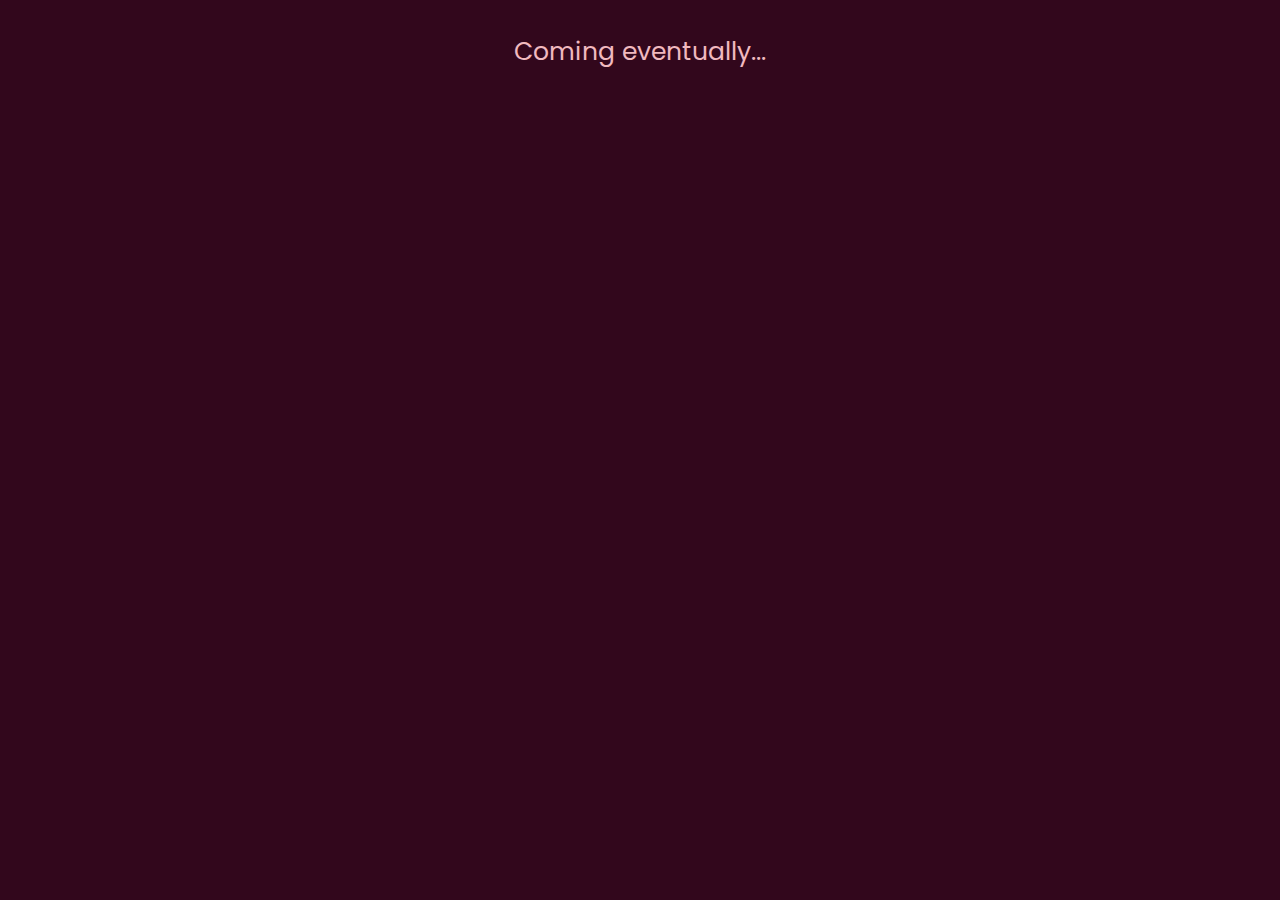
<file: work/index.html>
<!DOCTYPE html>
<html lang="en">
<head>
    <meta charset="UTF-8">
    <meta name="viewport" content="width=device-width, initial-scale=1.0">

    <title>My Work</title>

    <meta property="og:site_name" content="bitnand-work">

    <meta property="og:title" content="bitnand - My Work">
    <meta property="og:description" content="Feel free to visit my website portfolio to get an insight into my development career.">
    <meta property="og:image" content="https://www.imjustagamedeveloper.com/images/epic-text.png">
    <meta property="og:url" content="https://www.imjustagamedeveloper.com/bitnand">
    <meta property="og:type" content="website">

    <meta property="og:image:width" content="1080">
    <meta property="og:image:height" content="1080">

    <meta name="twitter:card" content="summary_large_image">

    <link rel="icon" type="image/x-icon" href="icons/fav-icon.webp">

    <link rel="preconnect" href="https://fonts.googleapis.com">
    <link rel="preconnect" href="https://fonts.gstatic.com" crossorigin>
    <link href="https://fonts.googleapis.com/css2?family=Poppins:ital,wght@0,100;0,200;0,300;0,400;0,500;0,600;0,700;0,800;0,900;1,100;1,200;1,300;1,400;1,500;1,600;1,700;1,800;1,900&display=swap" rel="stylesheet">

	<link rel="stylesheet" type="text/css" href="styles.css">
</head>
<body>
	<p>Coming eventually...</p>
</body>
</html>
</file>
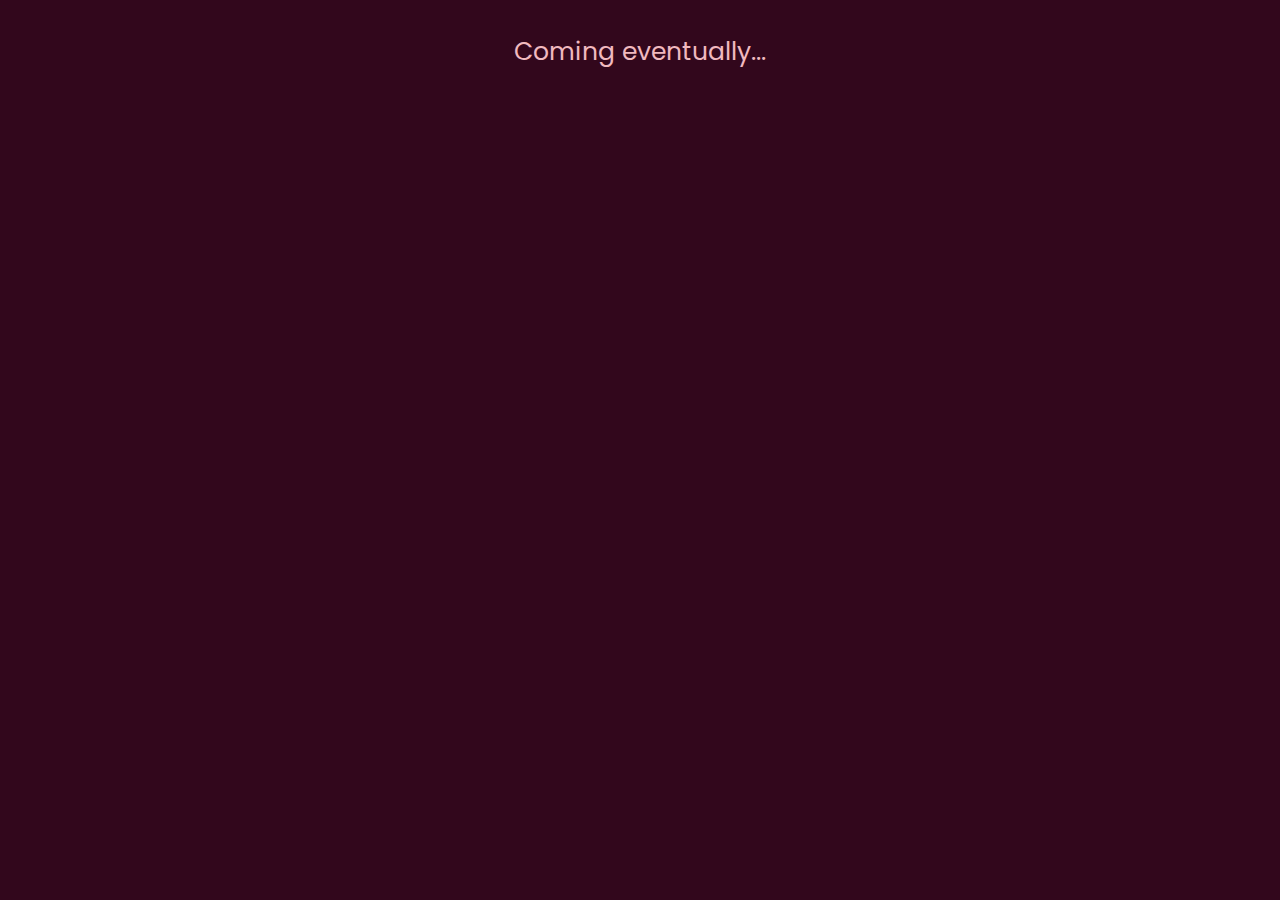
<file: bitnand/work/index.html>
<!DOCTYPE html>
<html lang="en">
<head>
    <meta charset="UTF-8">
    <meta name="viewport" content="width=device-width, initial-scale=1.0">

    <title>My Work</title>

    <meta property="og:site_name" content="bitnand-work">

    <meta property="og:title" content="bitnand - My Work">
    <meta property="og:description" content="Feel free to visit my website portfolio to get an insight into my development career.">
    <meta property="og:image" content="https://www.imjustagamedeveloper.com/bitnand/images/embed-background-image.png">
    <meta property="og:url" content="https://www.imjustagamedeveloper.com/bitnand">
    <meta property="og:type" content="website">

    <meta property="og:image:width" content="1080">
    <meta property="og:image:height" content="1080">

    <meta name="twitter:card" content="summary_large_image">

    <link rel="icon" type="image/x-icon" href="/bitnand/icons/fav-icon.webp">

    <link rel="preconnect" href="https://fonts.googleapis.com">
    <link rel="preconnect" href="https://fonts.gstatic.com" crossorigin>
    <link href="https://fonts.googleapis.com/css2?family=Poppins:ital,wght@0,100;0,200;0,300;0,400;0,500;0,600;0,700;0,800;0,900;1,100;1,200;1,300;1,400;1,500;1,600;1,700;1,800;1,900&display=swap" rel="stylesheet">

	<link rel="stylesheet" type="text/css" href="styles.css">
</head>
<body>
	<p>Coming eventually...</p>
</body>
</html>
</file>
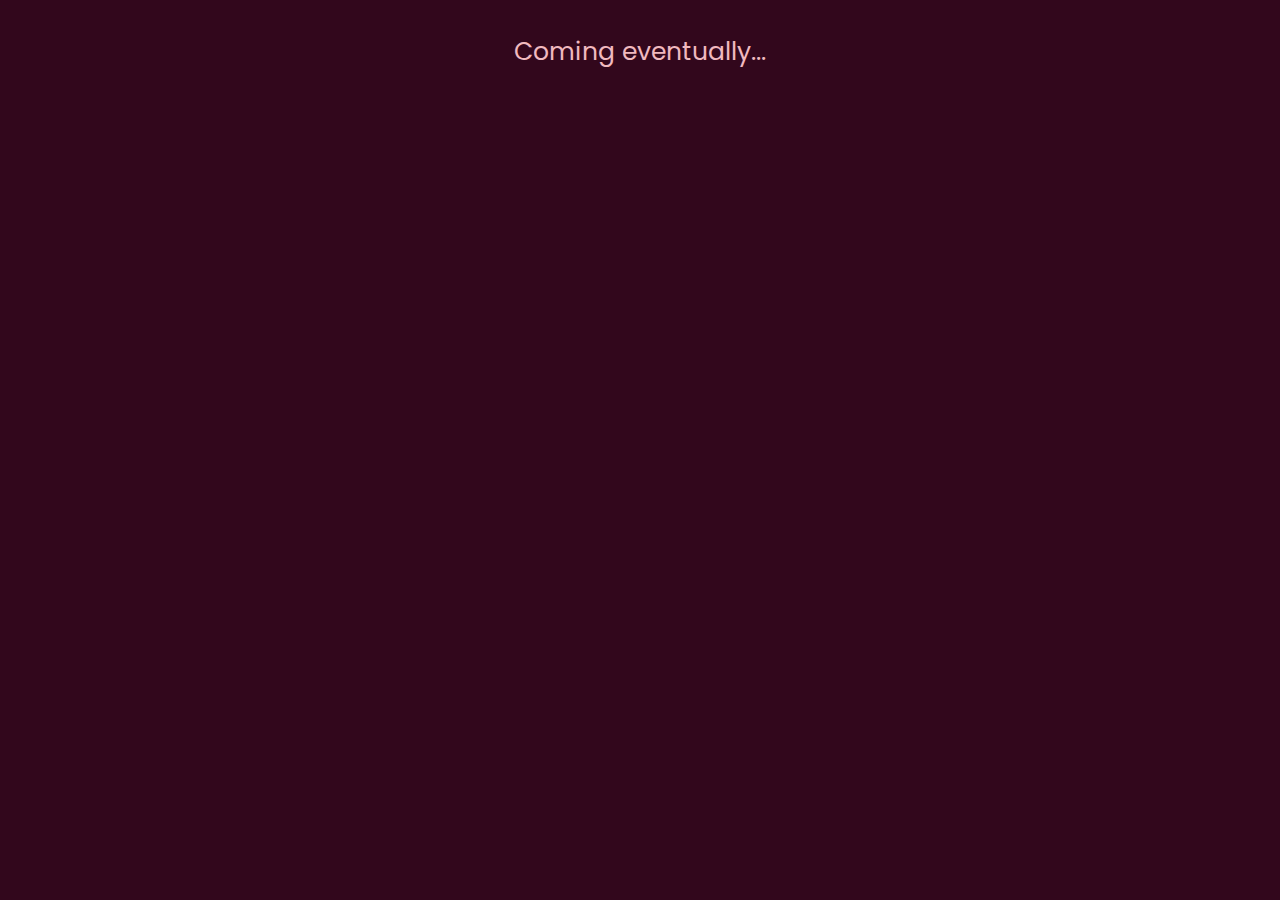
<file: bytenand/work/index.html>
<!DOCTYPE html>
<html lang="en">
<head>
    <meta charset="UTF-8">
    <meta name="viewport" content="width=device-width, initial-scale=1.0">

    <title>My Work</title>

    <meta property="og:site_name" content="bytenand-work">

    <meta property="og:title" content="bytenand - My Work">
    <meta property="og:description" content="Feel free to visit my website portfolio to get an insight into my development career.">
    <meta property="og:image" content="https://www.imjustagamedeveloper.com/bytenand/images/embed-background-image.png">
    <meta property="og:url" content="https://www.imjustagamedeveloper.com/bytenand">
    <meta property="og:type" content="website">

    <meta property="og:image:width" content="1080">
    <meta property="og:image:height" content="1080">

    <meta name="twitter:card" content="summary_large_image">

    <link rel="icon" type="image/x-icon" href="/bytenand/icons/fav-icon.webp">

    <link rel="preconnect" href="https://fonts.googleapis.com">
    <link rel="preconnect" href="https://fonts.gstatic.com" crossorigin>
    <link href="https://fonts.googleapis.com/css2?family=Poppins:ital,wght@0,100;0,200;0,300;0,400;0,500;0,600;0,700;0,800;0,900;1,100;1,200;1,300;1,400;1,500;1,600;1,700;1,800;1,900&display=swap" rel="stylesheet">

	<link rel="stylesheet" type="text/css" href="styles.css">
</head>
<body>
	<p>Coming eventually...</p>
</body>
</html>
</file>
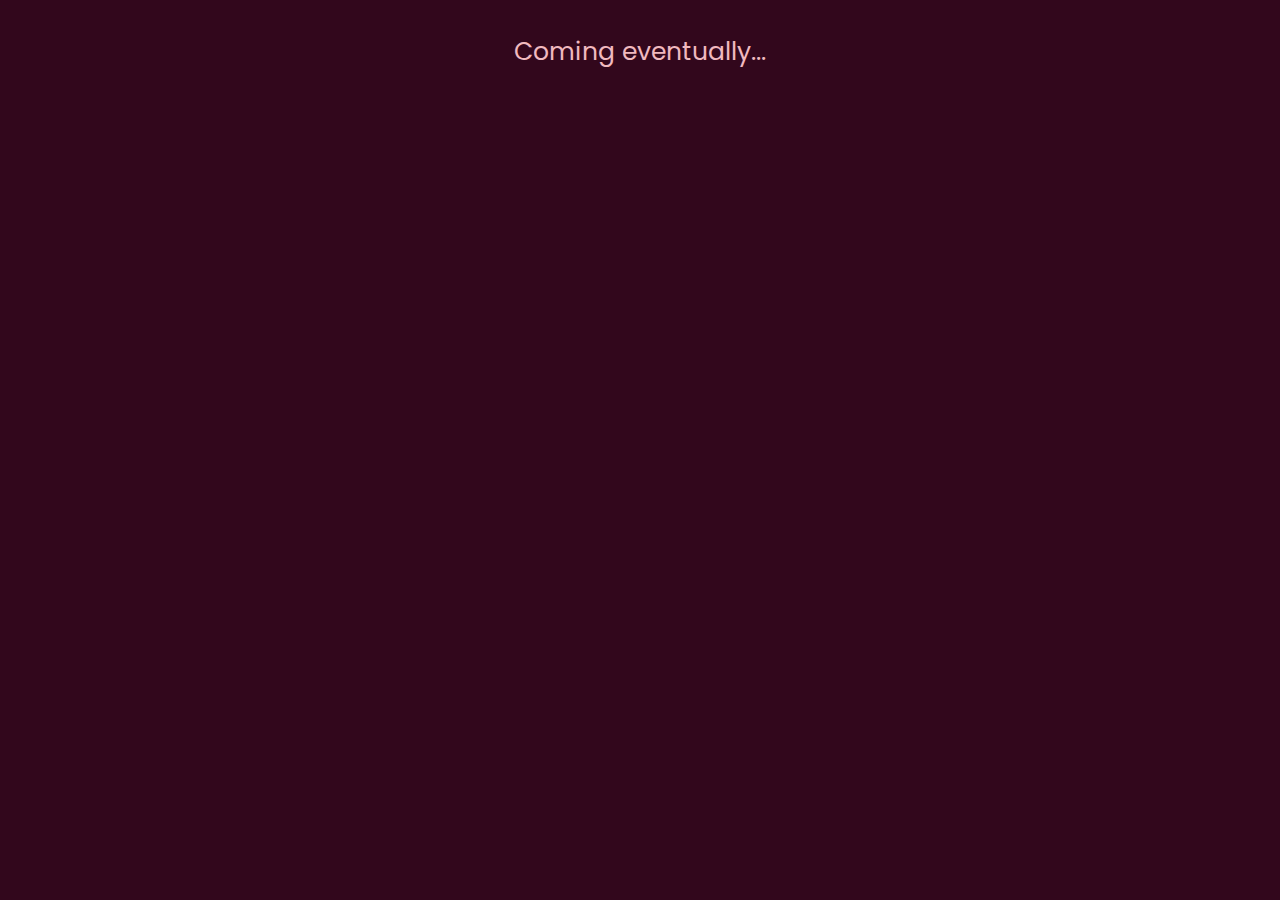
<file: Pages/MyWork/index.html>
<!DOCTYPE html>
<html lang="en">
<head>
    <meta charset="UTF-8">
    <meta name="viewport" content="width=device-width, initial-scale=1.0">

    <title>My Work</title>

    <meta property="og:site_name" content="bitnand-work">

    <meta property="og:title" content="bitnand - My Work">
    <meta property="og:description" content="Feel free to visit my website portfolio to get an insight into my development career.">
    <meta property="og:image" content="https://www.imjustagamedeveloper.com/images/epic-text.png">
    <meta property="og:url" content="https://www.imjustagamedeveloper.com/bitnand">
    <meta property="og:type" content="website">

    <meta property="og:image:width" content="1080">
    <meta property="og:image:height" content="1080">

    <meta name="twitter:card" content="summary_large_image">

    <link rel="icon" type="image/x-icon" href="icons/fav-icon.webp">

    <link rel="preconnect" href="https://fonts.googleapis.com">
    <link rel="preconnect" href="https://fonts.gstatic.com" crossorigin>
    <link href="https://fonts.googleapis.com/css2?family=Poppins:ital,wght@0,100;0,200;0,300;0,400;0,500;0,600;0,700;0,800;0,900;1,100;1,200;1,300;1,400;1,500;1,600;1,700;1,800;1,900&display=swap" rel="stylesheet">

	<link rel="stylesheet" type="text/css" href="workStyles.css">
</head>
<body>
	<p>Coming eventually...</p>
</body>
</html>
</file>
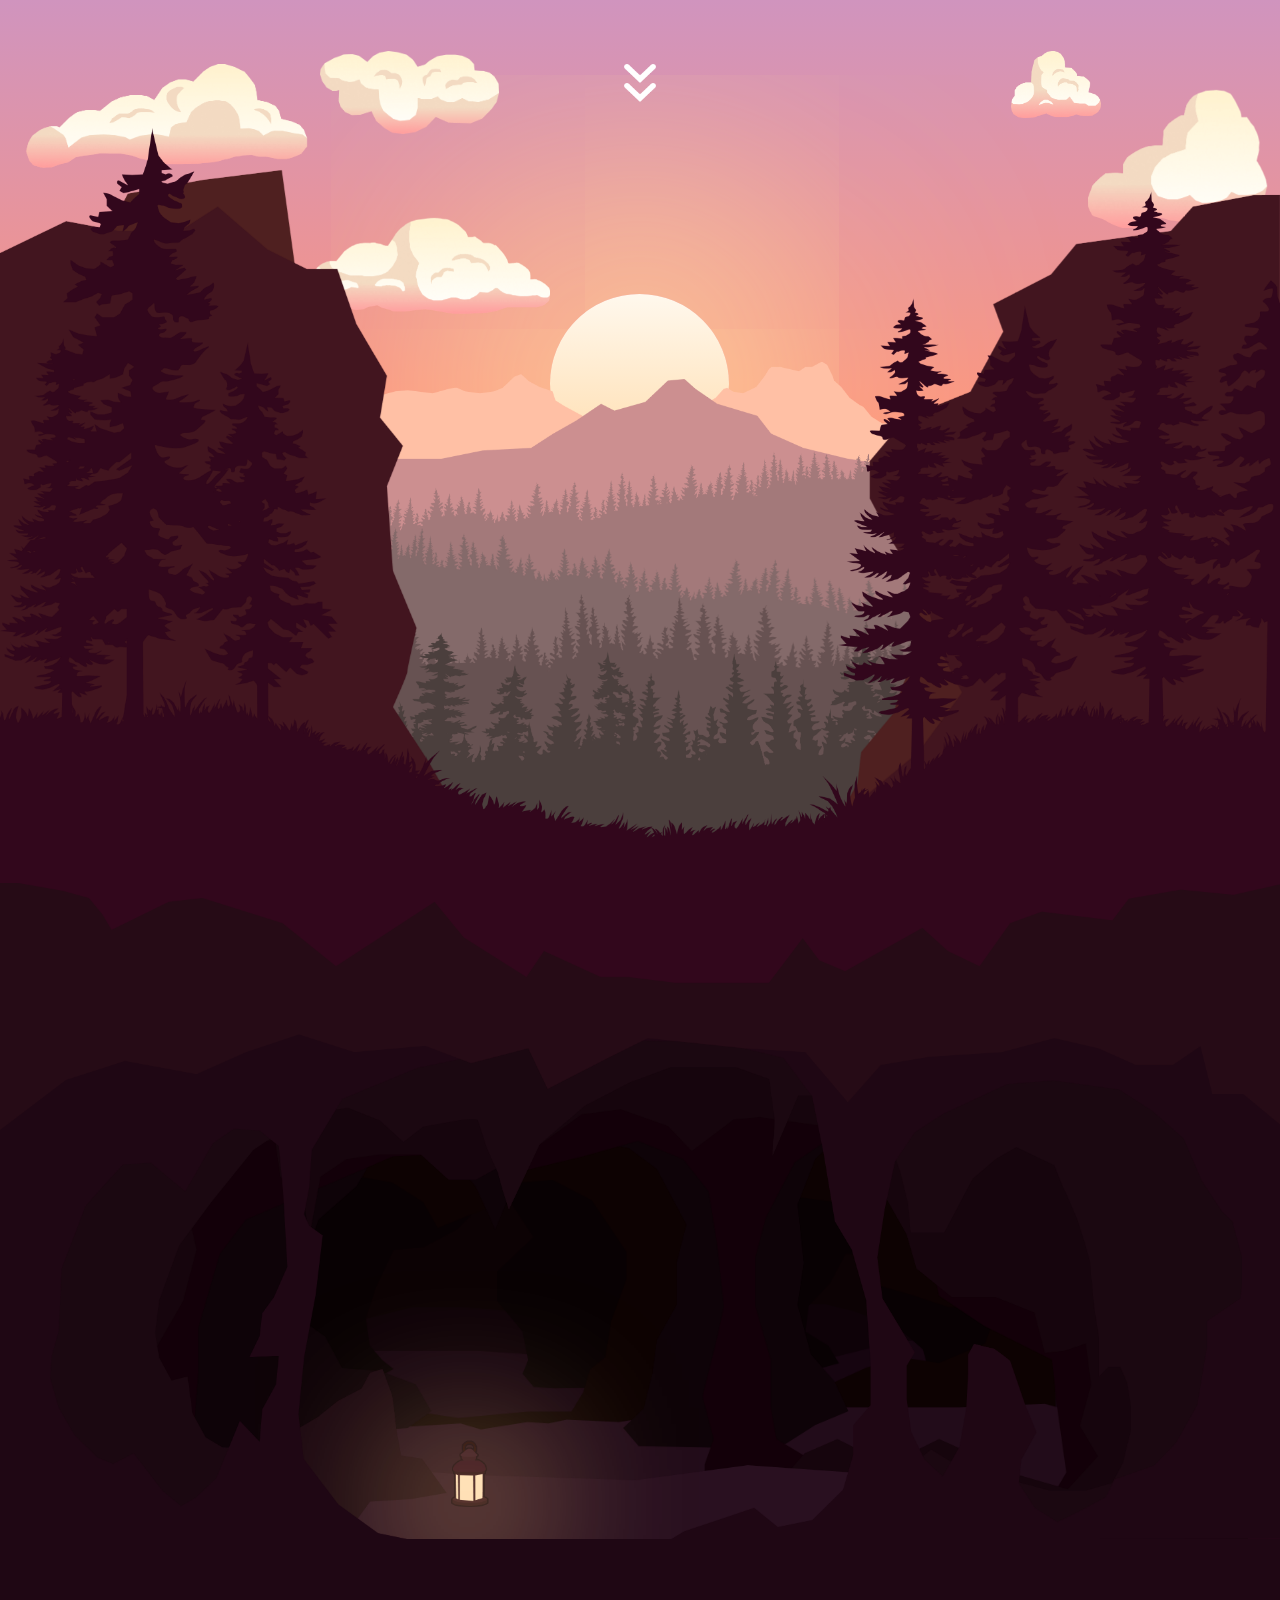
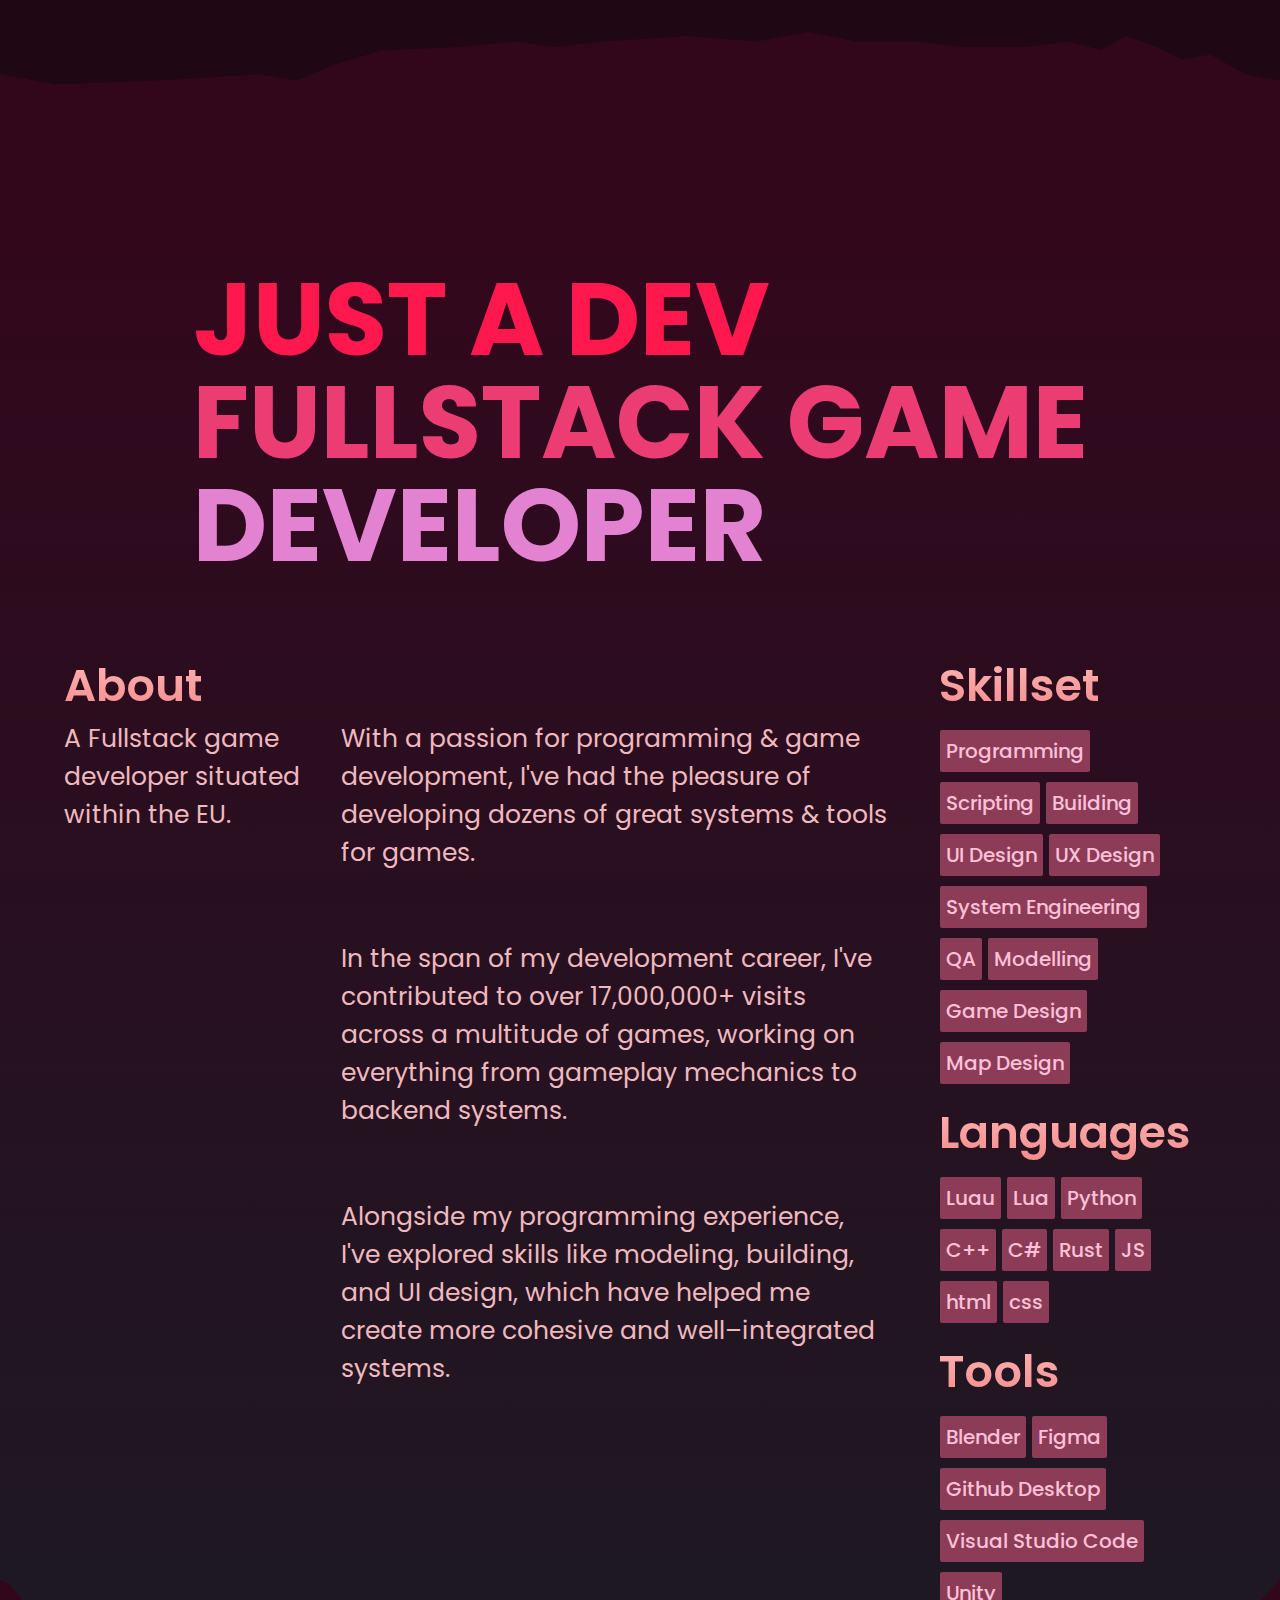
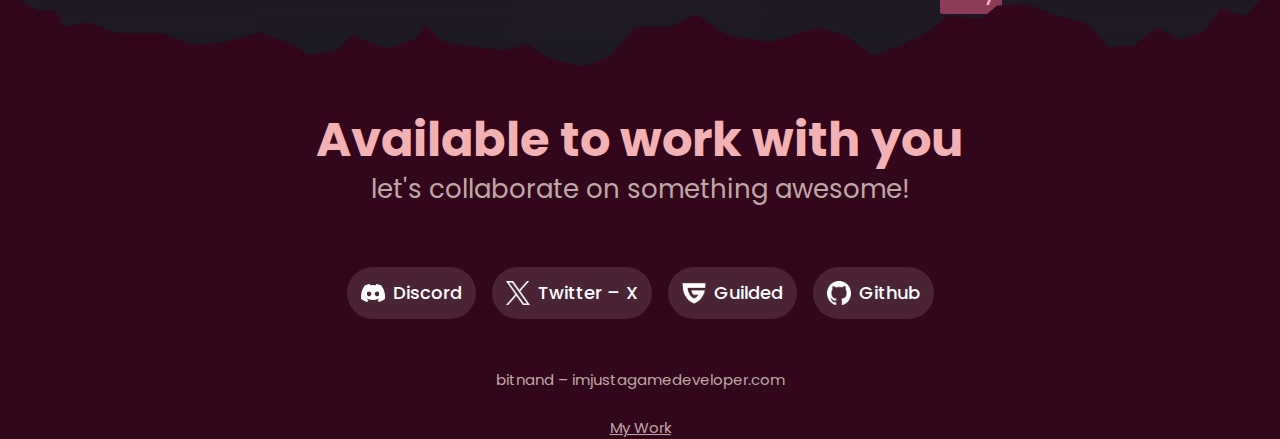
<file: bitnand.html>
<!DOCTYPE html>
<html lang="en">
<head>
    <meta charset="UTF-8">
    <meta name="viewport" content="width=device-width, initial-scale=1.0">

    <title>&lt;/&gt; &ndash; Fullstack Game Developer</title>

    <meta property="og:site_name" content="bitnand">

    <meta property="og:title" content="bitnand - Fullstack Game Developer">
    <meta property="og:description" content="Feel free to visit my website portfolio to get an insight into my development career.">
    <meta property="og:image" content="https://www.imjustagamedeveloper.com/images/epic-text.png">
    <meta property="og:url" content="https://www.imjustagamedeveloper.com/bitnand">
    <meta property="og:type" content="website">

    <meta property="og:image:width" content="1080">
    <meta property="og:image:height" content="1080">

    <meta name="twitter:card" content="summary_large_image">

    <link rel="icon" type="image/x-icon" href="icons/fav-icon.webp">

    <link rel="preconnect" href="https://fonts.googleapis.com">
    <link rel="preconnect" href="https://fonts.gstatic.com" crossorigin>
    <link href="https://fonts.googleapis.com/css2?family=Poppins:ital,wght@0,100;0,200;0,300;0,400;0,500;0,600;0,700;0,800;0,900;1,100;1,200;1,300;1,400;1,500;1,600;1,700;1,800;1,900&display=swap" rel="stylesheet">

    <link rel="stylesheet" type="text/css" href="styles.css">
    <script defer src="scripts.js"></script>
</head>
<body>
    <div class="foreground-container">
        <img src="images/foreground-cliff-1.png" width="3844" height="3169" alt="" class="foreground-cliff-1" draggable="false">
        <img src="images/foreground-cliff-2.png" width="3844" height="3169" alt="" class="foreground-cliff-2" draggable="false">
        
        <div class="skyscape"></div>
        <div class="skyscape-fallback"></div>

        <div class="top-cloud-container">
            <img src="clouds/cloud-1.png" width="450" height="207" alt="" class="cloud-1" draggable="false">
            <img src="clouds/cloud-2.png" width="760" height="280" alt="" class="cloud-2" draggable="false">
            <img src="clouds/cloud-3.png" width="302" height="225" alt="" class="cloud-3" draggable="false">
        </div>

        <div class="bottom-cloud-container">
            <img src="clouds/cloud-4.png" width="885" height="303" alt="" class="cloud-4" draggable="false">
            <img src="clouds/cloud-5.png" width="521" height="403" alt="" class="cloud-5" draggable="false">
        </div>
        
        <div class="foreground-mountains-1-container">
            <img src="mountains/foreground-mountains-1.png" width="1855" height="836" alt="" class="foreground-mountains-1" draggable="false">
        </div>

        <div class="foreground-mountains-2-container">
            <img src="mountains/foreground-mountains-2.png" width="1855" height="677" alt="" class="foreground-mountains-2" draggable="false">
        </div>

        <div class="middleground-mountains-1-container">
            <img src="mountains/middleground-mountains-1.png" width="1855" height="924" alt="" class="middleground-mountains-1" draggable="false">
        </div>

        <div class="middleground-mountains-2-container">
            <img src="mountains/middleground-mountains-2.png" width="1855" height="667" alt="" class="middleground-mountains-2" draggable="false">
        </div>

        <div class="background-mountains-1-container">
            <img src="mountains/background-mountains-1.png" width="1855" height="938" alt="" class="background-mountains-1" draggable="false">
        </div>

        <div class="background-mountains-2-container">
            <img src="mountains/background-mountains-2.png" width="1855" height="651" alt="" class="background-mountains-2" draggable="false">
        </div>

        <div class="sun-container">
            <div class="sun"></div>
        </div>
    </div>

    <div class="topbar-container">
        <img src="icons/arrow-down-small.png" width="148" height="148" alt="" class="arrow-down-small">
        <img src="icons/arrow-down-small.png" width="148" height="148" alt="" class="arrow-down-small">
    </div>

    <div>
        <img src="images/foreground-trees.png" width="3844" height="2268" alt="" class="foreground-trees" draggable="false">

        <div class="cave-container">
            <img src="cave-images/cave-foreground-1.png" width="3844" height="2463" alt="" class="cave-foreground-1" draggable="false">
            <img src="cave-images/cave-foreground-2.png" width="3787" height="1930" alt="" class="cave-foreground-2" draggable="false" data-speed="-10">
            <img src="cave-images/cave-middleground-1.png" width="3381" height="1731" alt="" class="cave-middleground-1" draggable="false" data-speed="-13">
            <img src="cave-images/cave-middleground-2.png" width="2944" height="1162" alt="" class="cave-middleground-2" draggable="false" data-speed="-16">
            <img src="cave-images/cave-background-1.png" width="2851" height="1554" alt="" class="cave-background-1" draggable="false" data-speed="-19">
            <img src="cave-images/cave-background-2.png" width="2778" height="1084" alt="" class="cave-background-2" draggable="false" data-speed="-22">

            <div class="cave-lantern-light" data-speed="-10"></div>
        </div>

        <div class="hero-text-spacer""></div>

        <div class="about-me-container">
            <div class="hero-text-container">
                <h1 class="just-a-dev-label">
                    JUST A DEV
                </h1>
                <h1 class="fullstack-game-label">
                    FULLSTACK GAME
                </h1>
                <h1 class="developer-label">
                    DEVELOPER
                </h1>
            </div>
            
            <div class="about-me-content">
                <div class="brief-about-me-content">
                    <h2 class="header-text">About</h2>
                    <p class="about-me-text">A Fullstack game developer situated within the EU.</p>
                </div>
                
                <div class="long-about-me-content">
                    <p class="long-about-me-text">
                        With a passion for programming & game development, I've had the pleasure of developing dozens of great systems & tools for games.
                    </p>

                    <p class="long-about-me-text">
                        In the span of my development career, I've contributed to over 17,000,000+ visits across a multitude of games, working on everything from gameplay mechanics to backend systems.
                    </p>

                    <p class="long-about-me-text">
                        Alongside my programming experience, I've explored skills like modeling, building, and UI design, which have helped me create more cohesive and well&ndash;integrated systems.
                    </p>
                </div>

                <div class="skill-set-button-content">
                    <div class="button-set-container">
                        <h2 class="header-text">Skillset</h2>
                        <div>
                            <button class="skill-set-button">Programming</button>
                            <button class="skill-set-button">Scripting</button>
                            <button class="skill-set-button">Building</button>
                            <button class="skill-set-button">UI Design</button>
                            <button class="skill-set-button">UX Design</button>
                            <button class="skill-set-button">System Engineering</button>
                            <button class="skill-set-button">QA</button>
                            <button class="skill-set-button">Modelling</button>
                            <button class="skill-set-button">Game Design</button>
                            <button class="skill-set-button">Map Design</button>
                        </div>
                    </div>

                    <div class="button-set-container">
                        <h2 class="header-text">Languages</h2>
                        <div>
                            <button class="skill-set-button">Luau</button>
                            <button class="skill-set-button">Lua</button>
                            <button class="skill-set-button">Python</button>
                            <button class="skill-set-button">C++</button>
                            <button class="skill-set-button">C#</button>
                            <button class="skill-set-button">Rust</button>
                            <button class="skill-set-button">JS</button>
                            <button class="skill-set-button">html</button>
                            <button class="skill-set-button">css</button>
                        </div>
                    </div>

                    <div class="button-set-container">
                        <h2 class="header-text">Tools</h2>
                        <div>
                            <button class="skill-set-button">Blender</button>
                            <button class="skill-set-button">Figma</button>
                            <button class="skill-set-button">Github Desktop</button>
                            <button class="skill-set-button">Visual Studio Code</button>
                            <button class="skill-set-button">Unity</button>
                        </div>
                    </div>
                </div>
            </div>

            <img src="images/bottom-profile-section-split.png" width="3844" height="520" alt="" class="bottom-profile-section-split" draggable="false" loading="lazy">

            <div class="bottom-container">
                <p class="header-cave-text">
                    Available to work with you
                </p>
                <p class="cave-text">
                    let's collaborate on something awesome!
                </p>

                <div class="profile-link-container">
                    <a href="https://discord.com/users/1160614251090690068" target="_blank">
                        <div class="profile-container">
                            <img src="application-images/discord-small.png" width="92" height="70" alt="" class="profile-image">
                            <p class="profile-link-text">Discord</p>
                        </div>
                    </a>
                    
                    <a href="https://x.com/imjustagamedev" target="_blank">
                        <div class="profile-container">
                            <img src="application-images/twitter-small.png" width="48" height="49" alt="" class="profile-image">
                            <p class="profile-link-text">Twitter &ndash; X</p>
                        </div>
                    </a>

                    <a href="https://www.guilded.gg/u/101" target="_blank">
                        <div class="profile-container"">
                            <img src="application-images/guilded-small.png" width="63" height="63" alt="" class="profile-image">
                            <p class="profile-link-text"">Guilded</p>
                        </div>
                    </a>

                    <a href="https://github.com/imjustagamedev" target="_blank">
                        <div class="profile-container">
                            <img src="application-images/github-small.png" width="61" height="60" alt="" class="profile-image">
                            <p class="profile-link-text">Github</p>
                        </div>
                    </a>
                </div>

                <p class="website-link-text">
                    bitnand &ndash; imjustagamedeveloper.com
                </p>

                <a href="Pages/MyWork" target="_blank">
                    <p class="website-other-page-text">
                        My Work
                    </p>
                </a>
            </div>
        </div>
    </div>
</body>
</html>
</file>
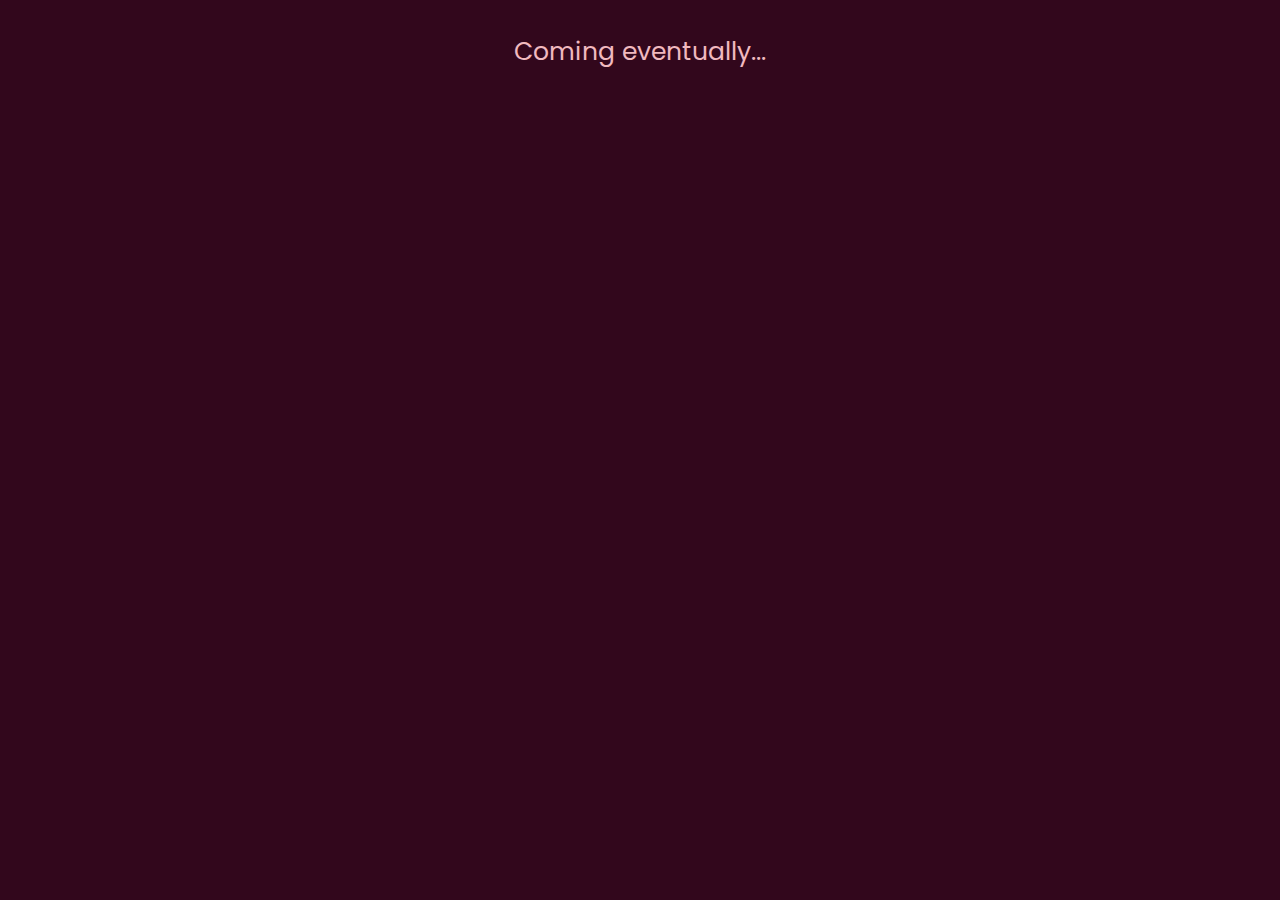
<file: Pages/MyWork/work.html>
<!DOCTYPE html>
<html lang="en">
<head>
    <meta charset="UTF-8">
    <meta name="viewport" content="width=device-width, initial-scale=1.0">

    <title>My Work</title>

    <meta property="og:site_name" content="bitnand">

    <meta property="og:title" content="bitnand - My Work">
    <meta property="og:description" content="Feel free to visit my website portfolio to get an insight into my development career.">
    <meta property="og:image" content="https://www.imjustagamedeveloper.com/images/EpicText2.png">
    <meta property="og:url" content="https://www.imjustagamedeveloper.com/bitnand">
    <meta property="og:type" content="website">

    <meta property="og:image:width" content="1080">
    <meta property="og:image:height" content="1080">

    <meta name="twitter:card" content="summary_large_image">

    <link rel="icon" type="image/x-icon" href="icons/fav-icon.webp">

    <link rel="preconnect" href="https://fonts.googleapis.com">
    <link rel="preconnect" href="https://fonts.gstatic.com" crossorigin>
    <link href="https://fonts.googleapis.com/css2?family=Poppins:ital,wght@0,100;0,200;0,300;0,400;0,500;0,600;0,700;0,800;0,900;1,100;1,200;1,300;1,400;1,500;1,600;1,700;1,800;1,900&display=swap" rel="stylesheet">

	<link rel="stylesheet" type="text/css" href="workStyles.css">
</head>
<body>
	<p>Coming eventually...</p>
</body>
</html>
</file>
<file: bitnand/styles.css>
body {
    margin: 0;
    background-color: #32071C;
}


html, body {
    overflow-x: hidden;
    overscroll-behavior: none;
}

a {
    text-decoration: none;
}

.foreground-container {
    width: 100%;
    height: 100vh;
    position: absolute;
}

.foreground-cliff-1, .foreground-cliff-2, .top-cloud-container, .bottom-cloud-container {
    width: 100%;
    height: auto;
    color: #32071C;
    position: absolute;
    top: 0;
    left: 0;
    z-index: 3;
    will-change: transform;
}

.foreground-trees {
    width: 100%;
    height: auto;
    z-index: 25;
    position: relative;
    overflow: clip;
    margin: 0;
    padding: 0;
    display: block;
    margin-top: 10vw;
}

@keyframes lantern-glow {
    0% {
        box-shadow: 0 0 11vw 3.2vw #ffc97e;
    }
    100% {
        box-shadow: 0 0 13vw 3.8vw #ffcf8b;
    }
}

.cave-lantern-light {
    position: absolute;
    z-index: 40;
    left: 36.5vw;
    top: 117.5vw;
    box-shadow: 0 0 13vw 3.8vw #ffc97e;
    animation: lantern-glow 1.5s infinite alternate ease-in-out;
}

.cave-container {
    display: flex;
    align-items: center;
    justify-content: center;
    flex-direction: column;
    height: auto;
    width: 100%;
    overflow: hidden;
    clip-path: inset(0 0 0 0);
    margin-top: -1vw;
}

.cave-foreground-2, .cave-middleground-1, .cave-middleground-2, .cave-background-1, .cave-background-2 {
    height: auto;
    position: absolute;
}

.cave-foreground-1 {
    width: 100%;
    height: auto;
    z-index: 50;
    overflow: clip;
    margin: 0;
    padding: 0;
    display: block;
}

.cave-foreground-2 {
    z-index: 35;
    width: 97%;
}

.cave-middleground-1 {
    z-index: 34;
    width: 95%;
}

.cave-middleground-2 {
    z-index: 33;
    width: 92%;
}

.cave-background-1 {
    z-index: 32;
    width: 89%;
}

.cave-background-2 {
    z-index: 31;
    width: 86%;
}

.sun-container {
    position: absolute;
    display: flex;
    justify-content: center;
    align-items: center;
    height: 60vw;
    width: 100%;
}

@keyframes sun-glow {
    0% {
        box-shadow: 0 0 15vw 5vw #ffdba9;
    }
    100% {
        box-shadow: 0 0 20vw 7vw #ffd69c;
    }
}

.sun {
    z-index: -25;
    position: absolute;
    border-radius: 50%;
    width: 14vw;
    height: 14vw;
    background: linear-gradient(to bottom, #fff8ed, #ffdba9);
    will-change: transform;
    box-shadow: 0 0 20vw 7vw #ffd69c;
    animation: sun-glow 1.5s infinite alternate ease-in-out;
}

.foreground-cliff-1 {
    z-index: -2;
}

.foreground-cliff-2 {
    z-index: -1;
}

.skyscape-fallback {
    z-index: -51;
    background: #D094BE;
    width: 100%;
    height: 100%;
    position: absolute;
}

.skyscape {
    z-index: -50;
    background: linear-gradient(to bottom, #D094BE, #FF9479, #FF5050);
    width: 100%;
    height: 70vw;
    position: absolute;
}

.top-cloud-container {
    opacity: 1;
    z-index: -4;
    width: 100%;
    height: 10vw;
}

.bottom-cloud-container {
    z-index: -3;
    width: 100%;
    height: 10vw;
}

.cloud-1, .cloud-2, .cloud-3, .cloud-4, .cloud-5 {
    height: auto;
    width: 14vw;
    position: absolute;
}

.cloud-1 {
    left: 25vw;
    top: 4vw;
}

.cloud-2 {
    width: 22vw;
    left: 2vw;
    top: 5vw;
}

.cloud-3 {
    width: 7vw;
    right: 14vw;
    top: 4vw;
}

.cloud-4 {
    width: 22vw;
    left: 21vw;
    top: 17vw;
}

.cloud-5 {
    width: 14vw;
    right: 1vw;
    top: 7vw;
}

.foreground-mountains-1-container, .foreground-mountains-2-container, .middleground-mountains-1-container,
.middleground-mountains-2-container, .background-mountains-1-container, .background-mountains-2-container {
    position: absolute;
    display: flex;
    justify-content: center;
    align-items: center;
    height: 120vw;
    width: 100%;
}

.foreground-mountains-1-container {
    z-index: -5;
    height: 120vw;
}

.foreground-mountains-2-container {
    z-index: -6;
    height: 110vw;
}

.middleground-mountains-1-container {
    z-index: -7;
    height: 105vw;
}

.middleground-mountains-2-container {
    z-index: -8;
    height: 85vw;
}

.background-mountains-1-container {
    z-index: -9;
    height: 83vw;
}

.background-mountains-2-container {
    z-index: -10;
    height: 73vw;
}

.foreground-mountains-1, .foreground-mountains-2, .middleground-mountains-1, .middleground-mountains-2, .background-mountains-1, .background-mountains-2 {
    z-index: -2;
    width: 47vw;
    height: auto;
    color: #32071C;
    position: absolute;
    will-change: transform;
}

.foreground-mountains-1 {
    z-index: -2;
}

.foreground-mountains-2 {
    z-index: -3;
}

.middleground-mountains-1 {
    z-index: -4;
}

.middleground-mountains-2 {
    z-index: -5;
}

.background-mountains-1 {
    z-index: -6;
}

.background-mountains-2 {
    z-index: -7;
}

.about-me-container {
    width: 100%;
    background: linear-gradient(to bottom, #32071C, #171e25);
    z-index: 200;
    position: relative;
    display: flex;
    justify-content: flex-start;
    align-items: center;
    flex-direction: column;
}

.topbar-container {
    position: absolute;
    width: 100%;
    display: flex;
    align-items: center;
    justify-content: center;
    flex-direction: column;
    margin-top: 5vw;
}

@keyframes arrow-opacity-filter {
    0% { opacity: 1; }
    100% { opacity: 0.5; }
}

.arrow-down-small {
    width: 2.5vw;
    height: 1.5vw;
    animation: arrow-opacity-filter 1s infinite alternate cubic-bezier(0.455, 0.03, 0.515, 0.955);
}

.header-text {
    color: rgb(255 184 184);
    font-family: Poppins;
    font-weight: 600;
    font-size: 45px;
    margin: 0;
    background: linear-gradient(180deg, rgb(255 184 184), rgb(244 135 135));
    background-clip: text;
    -webkit-background-clip: text;
    -webkit-text-fill-color: transparent;
    transition: all 0.5s cubic-bezier(0.175, 0.885, 0.32, 1.275);
}

.about-me-text, .long-about-me-text, .regular-text, .header-cave-text, .cave-text, .website-link-text, .website-other-page-text {
    color: #f0b9bf;
    font-family: Poppins;
    font-weight: 400;
    font-size: 25px;
    margin: 0;
    z-index: 45;
    transition: all 0.5s cubic-bezier(0.175, 0.885, 0.32, 1.275);
}

.regular-text {
    margin-bottom: auto;
}

.header-cave-text {
    font-size: 48px;
    font-weight: 700;
    color: rgb(242 178 180);
    margin-top: 5px;
    margin-left: 25px;
    margin-right: 25px;
    margin-bottom: 10px;
    line-height: 1.2;
}

.cave-text {
    font-size: 26px;
    font-weight: 400;
    color: rgb(193 166 166);
    margin-top: -1vh;
    margin-bottom: 50px;
    margin-left: 25px;
    margin-right: 25px;
}

.website-link-text {
    font-size: 15px;
    font-weight: 400;
    color: rgb(193 166 166);
    margin-top: -1vh;
    margin-bottom: 25px;
    margin-left: 25px;
    margin-right: 25px;
    display: flex;
    justify-content: center;
    align-items: center;
}

.website-other-page-text {
    font-size: 15px;
    font-weight: 400;
    color: rgb(193 166 166);
    text-decoration: underline;
}

/*


Hero content elements


*/


.hero-text-spacer {
    background: #32071C;
    width: 100%;
    height: 12vw;
    z-index: 38;
    position: relative;
    margin-top: -1px;
    margin-bottom: -1px;
}

.hero-text-container {
    align-items: center;
    justify-content: center;
    margin-bottom: 50px;
}

.just-a-dev-label, .fullstack-game-label, .developer-label {
    margin-top: 0;
    margin-left: 0;
    font-family: Poppins;
    font-weight: 700;
    font-size: 8vw;
    margin-top: -4vw;
    margin-bottom: 0;
    transition: all 0.5s cubic-bezier(0.175, 0.885, 0.32, 1.275);
}

.just-a-dev-label {
    color: rgb(255 24 78);
}

.fullstack-game-label {
    color: rgb(236 60 116);
}

.developer-label {
    color: rgb(226 130 209);
}

/*


About me container and child elements


*/

.about-me-content {
    align-items: flex-start;
    justify-content: center;
    flex-wrap: wrap;
    display: flex;
    margin-bottom: -150px;
    transition: all 0.5s cubic-bezier(0.175, 0.885, 0.32, 1.275);
}

.button-set-container {
    margin: 0;
    flex-direction: column;
    display: flex;
    flex: 0.5;
    margin-left: 25px;
    margin-right: 25px;
    margin-bottom: 15px;
}

.skill-set-button {
    border: #32103e;
    padding: 6px;
    margin-top: 10px;
    margin-left: 1px;
    margin-right: 1px;
    font-family: Poppins;
    font-weight: 500;
    font-size: 20px;
    color: #ffc0d9;
    background-color: #8c3c56;
    border-radius: 2px;
    cursor: pointer;
    transition: all 0.5s cubic-bezier(0.175, 0.885, 0.32, 1.275);
}

.skill-set-button:hover {
    color: #ffc0d9ba;
    background-color: #8c3c5580;
}

.long-about-me-text {
    margin-left: 4%;
    margin-right: 4%;
    margin-top: 68px;
    margin-bottom: 50px;
    min-width: 260px;
    transition: all 0.5s cubic-bezier(0.175, 0.885, 0.32, 1.275);
}

.brief-about-me-content {
    flex: 0.85;
}

.long-about-me-content {
    flex: 2;
}

.skill-set-button-content {
    display: flex;
    flex-direction: column;
    justify-content: center;
    align-items: flex-start;
    flex: 1;
    margin-bottom: 100px;
}

.bottom-container {
    display: flex;
    align-items: center;
    justify-content: center;
    flex-direction: column;
    height: auto;
    width: 100%;
    background: linear-gradient(to bottom, #32071C, #32071C);
}

.bottom-profile-section-split {
    max-width: 100%;
    width: 100%;
    height: auto;
    z-index: 35;
    position: relative;
    overflow: clip;
    margin: 0;
    padding: 0;
    display: block;
}

/*


Profile link elements


*/


.profile-link-container {
    display: flex;
    align-items: center;
    justify-content: center;
    margin-bottom: 50px;
    flex-wrap: wrap;
}

.profile-container {
    display: flex;
    align-items: center;
    justify-content: center;
    width: auto;
    height: 32px;
    margin: 8px;
    padding: 10px;
    padding-left: 14px;
    padding-right: 14px;
    background-color: #4a2434;
    border-radius: 32px;
    transition: box-shadow 0.3s ease-in-out, background-color 0.15s ease-in-out;
}

.profile-container:hover {
    background-color: #6b3b4b;
}

.profile-image {
    width: 24px;
    height: auto;
}

.profile-link-text {
    color: white;
    font-weight: 500;
    font-family: Poppins;
    font-size: 18px;
    margin-left: 8px;
}
</file>
<file: bytenand/styles.css>
body {
    margin: 0;
    background-color: #32071C;
}


html, body {
    overflow-x: hidden;
    overscroll-behavior: none;
}

a {
    text-decoration: none;
}

.foreground-container {
    width: 100%;
    height: 100vh;
    position: absolute;
}

.foreground-cliff-1, .foreground-cliff-2, .top-cloud-container, .bottom-cloud-container {
    width: 100%;
    height: auto;
    color: #32071C;
    position: absolute;
    top: 0;
    left: 0;
    z-index: 3;
    will-change: transform;
}

.foreground-trees {
    width: 100%;
    height: auto;
    z-index: 25;
    position: relative;
    overflow: clip;
    margin: 0;
    padding: 0;
    display: block;
    margin-top: 10vw;
}

@keyframes lantern-glow {
    0% {
        box-shadow: 0 0 11vw 3.2vw #ffc97e;
    }
    100% {
        box-shadow: 0 0 13vw 3.8vw #ffcf8b;
    }
}

.cave-lantern-light {
    position: absolute;
    z-index: 40;
    left: 36.5vw;
    top: 117.5vw;
    box-shadow: 0 0 13vw 3.8vw #ffc97e;
    animation: lantern-glow 1.5s infinite alternate ease-in-out;
}

.cave-container {
    display: flex;
    align-items: center;
    justify-content: center;
    flex-direction: column;
    height: auto;
    width: 100%;
    overflow: hidden;
    clip-path: inset(0 0 0 0);
    margin-top: -1vw;
}

.cave-foreground-2, .cave-middleground-1, .cave-middleground-2, .cave-background-1, .cave-background-2 {
    height: auto;
    position: absolute;
}

.cave-foreground-1 {
    width: 100%;
    height: auto;
    z-index: 50;
    overflow: clip;
    margin: 0;
    padding: 0;
    display: block;
}

.cave-foreground-2 {
    z-index: 35;
    width: 97%;
}

.cave-middleground-1 {
    z-index: 34;
    width: 95%;
}

.cave-middleground-2 {
    z-index: 33;
    width: 92%;
}

.cave-background-1 {
    z-index: 32;
    width: 89%;
}

.cave-background-2 {
    z-index: 31;
    width: 86%;
}

.sun-container {
    position: absolute;
    display: flex;
    justify-content: center;
    align-items: center;
    height: 60vw;
    width: 100%;
}

@keyframes sun-glow {
    0% {
        box-shadow: 0 0 15vw 5vw #ffdba9;
    }
    100% {
        box-shadow: 0 0 20vw 7vw #ffd69c;
    }
}

.sun {
    z-index: -25;
    position: absolute;
    border-radius: 50%;
    width: 14vw;
    height: 14vw;
    background: linear-gradient(to bottom, #fff8ed, #ffdba9);
    will-change: transform;
    box-shadow: 0 0 20vw 7vw #ffd69c;
    animation: sun-glow 1.5s infinite alternate ease-in-out;
}

.foreground-cliff-1 {
    z-index: -2;
}

.foreground-cliff-2 {
    z-index: -1;
}

.skyscape-fallback {
    z-index: -51;
    background: #D094BE;
    width: 100%;
    height: 100%;
    position: absolute;
}

.skyscape {
    z-index: -50;
    background: linear-gradient(to bottom, #D094BE, #FF9479, #FF5050);
    width: 100%;
    height: 70vw;
    position: absolute;
}

.top-cloud-container {
    opacity: 1;
    z-index: -4;
    width: 100%;
    height: 10vw;
}

.bottom-cloud-container {
    z-index: -3;
    width: 100%;
    height: 10vw;
}

.cloud-1, .cloud-2, .cloud-3, .cloud-4, .cloud-5 {
    height: auto;
    width: 14vw;
    position: absolute;
}

.cloud-1 {
    left: 25vw;
    top: 4vw;
}

.cloud-2 {
    width: 22vw;
    left: 2vw;
    top: 5vw;
}

.cloud-3 {
    width: 7vw;
    right: 14vw;
    top: 4vw;
}

.cloud-4 {
    width: 22vw;
    left: 21vw;
    top: 17vw;
}

.cloud-5 {
    width: 14vw;
    right: 1vw;
    top: 7vw;
}

.foreground-mountains-1-container, .foreground-mountains-2-container, .middleground-mountains-1-container,
.middleground-mountains-2-container, .background-mountains-1-container, .background-mountains-2-container {
    position: absolute;
    display: flex;
    justify-content: center;
    align-items: center;
    height: 120vw;
    width: 100%;
}

.foreground-mountains-1-container {
    z-index: -5;
    height: 120vw;
}

.foreground-mountains-2-container {
    z-index: -6;
    height: 110vw;
}

.middleground-mountains-1-container {
    z-index: -7;
    height: 105vw;
}

.middleground-mountains-2-container {
    z-index: -8;
    height: 85vw;
}

.background-mountains-1-container {
    z-index: -9;
    height: 83vw;
}

.background-mountains-2-container {
    z-index: -10;
    height: 73vw;
}

.foreground-mountains-1, .foreground-mountains-2, .middleground-mountains-1, .middleground-mountains-2, .background-mountains-1, .background-mountains-2 {
    z-index: -2;
    width: 47vw;
    height: auto;
    color: #32071C;
    position: absolute;
    will-change: transform;
}

.foreground-mountains-1 {
    z-index: -2;
}

.foreground-mountains-2 {
    z-index: -3;
}

.middleground-mountains-1 {
    z-index: -4;
}

.middleground-mountains-2 {
    z-index: -5;
}

.background-mountains-1 {
    z-index: -6;
}

.background-mountains-2 {
    z-index: -7;
}

.about-me-container {
    width: 100%;
    background: linear-gradient(to bottom, #32071C, #171e25);
    z-index: 200;
    position: relative;
    display: flex;
    justify-content: flex-start;
    align-items: center;
    flex-direction: column;
}

.topbar-container {
    position: absolute;
    width: 100%;
    display: flex;
    align-items: center;
    justify-content: center;
    flex-direction: column;
    margin-top: 5vw;
}

@keyframes arrow-opacity-filter {
    0% { opacity: 1; }
    100% { opacity: 0.5; }
}

.arrow-down-small {
    width: 2.5vw;
    height: 1.5vw;
    animation: arrow-opacity-filter 1s infinite alternate cubic-bezier(0.455, 0.03, 0.515, 0.955);
}

.header-text {
    color: rgb(255 184 184);
    font-family: Poppins;
    font-weight: 600;
    font-size: 45px;
    margin: 0;
    background: linear-gradient(180deg, rgb(255 184 184), rgb(244 135 135));
    background-clip: text;
    -webkit-background-clip: text;
    -webkit-text-fill-color: transparent;
    transition: all 0.5s cubic-bezier(0.175, 0.885, 0.32, 1.275);
}

.about-me-text, .long-about-me-text, .regular-text, .header-cave-text, .cave-text, .website-link-text, .website-other-page-text, .long-my-work-text {
    color: #f0b9bf;
    font-family: Poppins;
    font-weight: 400;
    font-size: 25px;
    margin: 0;
    z-index: 45;
    transition: all 0.5s cubic-bezier(0.175, 0.885, 0.32, 1.275);
}

.regular-text {
    margin-bottom: auto;
}

.header-cave-text {
    font-size: 48px;
    font-weight: 700;
    color: rgb(242 178 180);
    margin-top: 5px;
    margin-left: 25px;
    margin-right: 25px;
    margin-bottom: 10px;
    line-height: 1.2;
}

.cave-text {
    font-size: 26px;
    font-weight: 400;
    color: rgb(193 166 166);
    margin-top: -1vh;
    margin-bottom: 50px;
    margin-left: 25px;
    margin-right: 25px;
}

.website-link-text {
    font-size: 15px;
    font-weight: 400;
    color: rgb(193 166 166);
    margin-top: -1vh;
    margin-bottom: 25px;
    margin-left: 25px;
    margin-right: 25px;
    display: flex;
    justify-content: center;
    align-items: center;
}

.website-other-page-text {
    font-size: 15px;
    font-weight: 400;
    color: rgb(193 166 166);
    text-decoration: underline;
    margin-bottom: 25px;
}

/*


Hero content elements


*/


.hero-text-spacer {
    background: #32071C;
    width: 100%;
    height: 12vw;
    z-index: 38;
    position: relative;
    margin-top: -1px;
    margin-bottom: -1px;
}

.hero-text-container {
    align-items: center;
    justify-content: center;
    margin-bottom: 50px;
}

.just-a-dev-label, .fullstack-game-label, .developer-label {
    margin-top: 0;
    margin-left: 0;
    font-family: Poppins;
    font-weight: 700;
    font-size: 8vw;
    margin-top: -4vw;
    margin-bottom: 0;
    transition: all 0.5s cubic-bezier(0.175, 0.885, 0.32, 1.275);
}

.just-a-dev-label {
    color: rgb(255 24 78);
}

.fullstack-game-label {
    color: rgb(236 60 116);
}

.developer-label {
    color: rgb(226 130 209);
}

/*


About me container and child elements


*/

.about-me-content, .my-work-content {
    align-items: flex-start;
    justify-content: center;
    flex-wrap: wrap;
    display: flex;
    margin-bottom: -150px;
    transition: all 0.5s cubic-bezier(0.175, 0.885, 0.32, 1.275);
}

.my-work-content {
    margin-top: 12vw;
    margin-bottom: 2vw;
}

.button-set-container {
    margin: 0;
    flex-direction: column;
    display: flex;
    flex: 0.5;
    margin-left: 25px;
    margin-right: 25px;
    margin-bottom: 15px;
}

.skill-set-button {
    border: #32103e;
    padding: 6px;
    margin-top: 10px;
    margin-left: 1px;
    margin-right: 1px;
    font-family: Poppins;
    font-weight: 500;
    font-size: 20px;
    color: #ffc0d9;
    background-color: #8c3c56;
    border-radius: 2px;
    cursor: pointer;
    transition: all 0.5s cubic-bezier(0.175, 0.885, 0.32, 1.275);
}

.skill-set-button:hover {
    color: #ffc0d9ba;
    background-color: #8c3c5580;
}

.long-about-me-text, .long-my-work-text {
    margin-left: 4%;
    margin-right: 4%;
    margin-top: 68px;
    margin-bottom: 50px;
    min-width: 260px;
    transition: all 0.5s cubic-bezier(0.175, 0.885, 0.32, 1.275);
}

.long-my-work-text {
    margin-top: 20px;
    margin-left: 25%;
    margin-right: 25%;
}

.brief-about-me-content {
    flex: 0.85;
}

.long-about-me-content {
    flex: 2;
}

.skill-set-button-content {
    display: flex;
    flex-direction: column;
    justify-content: center;
    align-items: flex-start;
    flex: 1;
    margin-bottom: 100px;
}

.bottom-container {
    display: flex;
    align-items: center;
    justify-content: center;
    flex-direction: column;
    height: auto;
    width: 100%;
    background: linear-gradient(to bottom, #32071C, #32071C);
}

.bottom-profile-section-split {
    max-width: 100%;
    width: 100%;
    height: auto;
    z-index: 35;
    position: relative;
    overflow: clip;
    margin: 0;
    padding: 0;
    display: block;
}

/*


Profile link elements


*/


.profile-link-container {
    display: flex;
    align-items: center;
    justify-content: center;
    margin-bottom: 50px;
    flex-wrap: wrap;
}

.profile-container {
    display: flex;
    align-items: center;
    justify-content: center;
    width: auto;
    height: 32px;
    margin: 8px;
    padding: 10px;
    padding-left: 14px;
    padding-right: 14px;
    background-color: #4a2434;
    border-radius: 32px;
    transition: box-shadow 0.3s ease-in-out, background-color 0.15s ease-in-out;
}

.profile-container:hover {
    background-color: #6b3b4b;
}

.profile-image {
    width: 24px;
    height: auto;
}

.profile-link-text {
    color: white;
    font-weight: 500;
    font-family: Poppins;
    font-size: 18px;
    margin-left: 8px;
}
</file>
<file: myuser/styles.css>
body {
    margin: 0;
    background-color: #32071C;
}


html, body {
    overflow-x: hidden;
    overscroll-behavior: none;
}

.GroundContainer {
    width: 100%;
}

.ForegroundRocks, .BackgroundRocks, .TopClouds, .BottomClouds, .Mountains, .Sun {
    width: 100%;
    height: auto;
    color: #32071C;
    position: absolute;
    top: 0;
    left: 0;
    z-index: 3;
    will-change: transform;
}

.Foreground {
    max-width: 100%;
    width: 100%;
    height: auto;
    z-index: 25;
    position: relative;
    overflow: clip;
    margin: 0;
    padding: 0;
    display: block;
}

.Sun {
    z-index: -3;
}

.ForegroundRocks {
    z-index: 2;
}

.BackgroundRocks {
    z-index: 1;
}

.Skyscape {
    z-index: -4;
    background: linear-gradient(to bottom, #D094BE, #FF9479, #FF5050);
    width: 100%;
    height: 70vw;
    position: absolute;
}

.TopClouds {
    z-index: 0;
    overflow: hidden;
}

.BottomClouds {
    z-index: -1;
    overflow: hidden;
}

.Mountains {
    z-index: -2;
}

.AboutMe {
    height: auto;
    width: 100%;
    background: linear-gradient(to bottom, #32071C, #29212d);
    z-index: 200;
    position: relative;
    display: flex;
    justify-content: flex-start;
    align-items: center;
    flex-direction: column;
}

.Topbar {
    position: absolute;
    width: 100%;
    display: flex;
    align-items: center;
    justify-content: center;
    flex-direction: column;
    margin-top: 5vw;
}

@keyframes bgColorShift {
    0% { opacity: 1; }
    100% { opacity: 0.5; }
}

.ArrowDown {
    width: 2.5vw;
    height: 1.5vw;
    animation: bgColorShift 1s infinite alternate cubic-bezier(0.455, 0.03, 0.515, 0.955);
}

.HeaderText {
    color: rgb(255 184 184);
    font-family: Poppins;
    font-weight: 600;
    font-size: 45px;
    margin: 0;
    background: linear-gradient(180deg, rgb(255 184 184), rgb(244 135 135));
    background-clip: text;
    -webkit-background-clip: text;
    -webkit-text-fill-color: transparent;
}

.AboutMeText, .LongAboutMeText, .RegularText, .LongExperienceText {
    color: white;
    font-family: Poppins;
    font-weight: 300;
    font-size: 25px;
    margin: 0;
    margin-bottom: 50px;
}

.RegularText {
    margin-bottom: auto;
}



/*


All styles below are only for ContentContainer child elements


*/


.HeroContainer {
    align-items: center;
    justify-content: center;
    margin-bottom: 50px;
}

.JustADevLabel, .FullstackGameLabel, .DeveloperLabel {
    margin-top: 0;
    margin-left: 1vw;
    font-family: Poppins;
    font-weight: 700;
    font-size: 8vw;
    margin-top: -4vw;
    margin-bottom: 0;
}

.JustADevLabel {
    color: rgb(255 24 78);
}

.FullstackGameLabel {
    color: rgb(236 60 116);
}

.DeveloperLabel {
    color: rgb(226 130 209);
}

/*


About me container and child elements


*/

.AboutMeContainer {
    align-items: flex-start;
    justify-content: center;
    flex-wrap: wrap;
    display: flex;
    margin-left: 20%;
    margin-right: 20%;
    margin-bottom: 50px;
}

.ButtonContainer {
    margin: 0;
    flex-direction: column;
    display: flex;
    flex: 0.5;
    margin-left: 25px;
    margin-right: 25px;
    margin-bottom: 15px;
}

.SkillButton {
    border: #32103e;
    padding: 6px;
    margin-top: 10px;
    margin-left: 1px;
    margin-right: 1px;
    font-family: Poppins;
    font-weight: 500;
    font-size: 20px;
    color: #ffc0d9;
    background-color: #8c3c56;
    border-radius: 2px;
    cursor: pointer;
    transition: 0.2s;
}

.SkillButton:hover {
    color: #ffc0d9ba;
    background-color: #8c3c5580;
}

.LongExperienceContainer {
    flex-direction: column;
    display: flex;
    margin-left: 20%;
    margin-right: 20%;
    margin-top: 100px;
}

.LongAboutMeText {
    margin-left: 50px;
    margin-right: 50px;
    margin-top: 68px;
}

.BriefAboutMeContainer {
    flex: 0.5;
}

.LongAboutMeContainer {
    flex: 2;
}

.CaveContainer {
    display: flex;
    align-items: center;
    justify-content: center;
    flex-direction: column;
    height: auto;
    width: 100%;
    background: linear-gradient(to bottom, #32071C, #15020b);
}

.CaveTop {
    max-width: 100%;
    width: 100%;
    height: auto;
    z-index: 35;
    position: relative;
    overflow: clip;
    margin: 0;
    padding: 0;
    display: block;
}

/*


Experience stuff




.ExperiencePanelContainer {
    background-color: #120e14;
    width: 800px;
    height: 800px;
}

*/

.ProfileLinkContainer {
    display: flex;
    align-items: center;
    justify-content: center;
    margin-bottom: 50px;
}

.ProfileContainer {
    display: flex;
    align-items: center;
    justify-content: center;
    width: auto;
    height: 32px;
    margin-left: 8px;
    margin-right: 8px;
    padding: 10px;
    padding-left: 14px;
    padding-right: 14px;
    background-color: #855f6f;
    border-radius: 32px;
    transition: 0.1s ease-in-out;
    outline: 0px solid #634753;
}

.ProfileImage {
    width: 24px;
    height: auto;
}

.ProfileContainer:hover {
    outline: 4px solid #634753;
}

.ProfileLinkText {
    color: white;
    font-weight: 500;
    font-family: Poppins;
    font-size: 18px;
    margin-left: 8px;
}
</file>
<file: work/styles.css>
body {
	background-color: #32071C;
	display: flex;
	align-items: center;
	justify-content: center;
}

p {
	color: #f0b9bf;
    font-family: Poppins;
    font-weight: 400;
    font-size: 25px;
}
</file>
<file: bitnand/work/styles.css>
body {
	background-color: #32071C;
	display: flex;
	align-items: center;
	justify-content: center;
}

p {
	color: #f0b9bf;
    font-family: Poppins;
    font-weight: 400;
    font-size: 25px;
}
</file>
<file: bytenand/work/styles.css>
body {
	background-color: #32071C;
	display: flex;
	align-items: center;
	justify-content: center;
}

p {
	color: #f0b9bf;
    font-family: Poppins;
    font-weight: 400;
    font-size: 25px;
}
</file>
<file: Pages/MyWork/workStyles.css>
body {
	background-color: #32071C;
	display: flex;
	align-items: center;
	justify-content: center;
}

p {
	color: #f0b9bf;
    font-family: Poppins;
    font-weight: 400;
    font-size: 25px;
}
</file>
<file: styles.css>
body {
    margin: 0;
    background-color: #32071C;
}


html, body {
    overflow-x: hidden;
    overscroll-behavior: none;
}

a {
    text-decoration: none;
}

.foreground-container {
    width: 100%;
    height: 100vh;
    position: absolute;
}

.foreground-cliff-1, .foreground-cliff-2, .top-cloud-container, .bottom-cloud-container {
    width: 100%;
    height: auto;
    color: #32071C;
    position: absolute;
    top: 0;
    left: 0;
    z-index: 3;
    will-change: transform;
}

.foreground-trees {
    width: 100%;
    height: auto;
    z-index: 25;
    position: relative;
    overflow: clip;
    margin: 0;
    padding: 0;
    display: block;
    margin-top: 10vw;
}

@keyframes lantern-glow {
    0% {
        box-shadow: 0 0 11vw 3.2vw #ffc97e;
    }
    100% {
        box-shadow: 0 0 13vw 3.8vw #ffcf8b;
    }
}

.cave-lantern-light {
    position: absolute;
    z-index: 40;
    left: 36.5vw;
    top: 117.5vw;
    box-shadow: 0 0 13vw 3.8vw #ffc97e;
    animation: lantern-glow 1.5s infinite alternate ease-in-out;
}

.cave-container {
    display: flex;
    align-items: center;
    justify-content: center;
    flex-direction: column;
    height: auto;
    width: 100%;
    overflow: hidden;
    clip-path: inset(0 0 0 0);
    margin-top: -1vw;
}

.cave-foreground-2, .cave-middleground-1, .cave-middleground-2, .cave-background-1, .cave-background-2 {
    height: auto;
    position: absolute;
}

.cave-foreground-1 {
    width: 100%;
    height: auto;
    z-index: 50;
    overflow: clip;
    margin: 0;
    padding: 0;
    display: block;
}

.cave-foreground-2 {
    z-index: 35;
    width: 97%;
}

.cave-middleground-1 {
    z-index: 34;
    width: 95%;
}

.cave-middleground-2 {
    z-index: 33;
    width: 92%;
}

.cave-background-1 {
    z-index: 32;
    width: 89%;
}

.cave-background-2 {
    z-index: 31;
    width: 86%;
}

.sun-container {
    position: absolute;
    display: flex;
    justify-content: center;
    align-items: center;
    height: 60vw;
    width: 100%;
}

@keyframes sun-glow {
    0% {
        box-shadow: 0 0 15vw 5vw #ffdba9;
    }
    100% {
        box-shadow: 0 0 20vw 7vw #ffd69c;
    }
}

.sun {
    z-index: -25;
    position: absolute;
    border-radius: 50%;
    width: 14vw;
    height: 14vw;
    background: linear-gradient(to bottom, #fff8ed, #ffdba9);
    will-change: transform;
    box-shadow: 0 0 20vw 7vw #ffd69c;
    animation: sun-glow 1.5s infinite alternate ease-in-out;
}

.foreground-cliff-1 {
    z-index: -1;
}

.foreground-cliff-2 {
    z-index: -2;
}

.skyscape-fallback {
    z-index: -51;
    background: #D094BE;
    width: 100%;
    height: 100%;
    position: absolute;
}

.skyscape {
    z-index: -50;
    background: linear-gradient(to bottom, #D094BE, #FF9479, #FF5050);
    width: 100%;
    height: 70vw;
    position: absolute;
}

.top-cloud-container {
    opacity: 1;
    z-index: -4;
    width: 100%;
    height: 10vw;
}

.bottom-cloud-container {
    z-index: -3;
    width: 100%;
    height: 10vw;
}

.cloud-1, .cloud-2, .cloud-3, .cloud-4, .cloud-5 {
    height: auto;
    width: 14vw;
    position: absolute;
}

.cloud-1 {
    left: 25vw;
    top: 4vw;
}

.cloud-2 {
    width: 22vw;
    left: 2vw;
    top: 5vw;
}

.cloud-3 {
    width: 7vw;
    right: 14vw;
    top: 4vw;
}

.cloud-4 {
    width: 22vw;
    left: 21vw;
    top: 17vw;
}

.cloud-5 {
    width: 14vw;
    right: 1vw;
    top: 7vw;
}

.foreground-mountains-1-container, .foreground-mountains-2-container, .middleground-mountains-1-container,
.middleground-mountains-2-container, .background-mountains-1-container, .background-mountains-2-container {
    position: absolute;
    display: flex;
    justify-content: center;
    align-items: center;
    height: 120vw;
    width: 100%;
}

.foreground-mountains-1-container {
    z-index: -5;
    height: 120vw;
}

.foreground-mountains-2-container {
    z-index: -6;
    height: 110vw;
}

.middleground-mountains-1-container {
    z-index: -7;
    height: 105vw;
}

.middleground-mountains-2-container {
    z-index: -8;
    height: 85vw;
}

.background-mountains-1-container {
    z-index: -9;
    height: 83vw;
}

.background-mountains-2-container {
    z-index: -10;
    height: 73vw;
}

.foreground-mountains-1, .foreground-mountains-2, .middleground-mountains-1, .middleground-mountains-2, .background-mountains-1, .background-mountains-2 {
    z-index: -2;
    width: 47vw;
    height: auto;
    color: #32071C;
    position: absolute;
    will-change: transform;
}

.foreground-mountains-1 {
    z-index: -2;
}

.foreground-mountains-2 {
    z-index: -3;
}

.middleground-mountains-1 {
    z-index: -4;
}

.middleground-mountains-2 {
    z-index: -5;
}

.background-mountains-1 {
    z-index: -6;
}

.background-mountains-2 {
    z-index: -7;
}

.about-me-container {
    width: 100%;
    background: linear-gradient(to bottom, #32071C, #171e25);
    z-index: 200;
    position: relative;
    display: flex;
    justify-content: flex-start;
    align-items: center;
    flex-direction: column;
}

.topbar-container {
    position: absolute;
    width: 100%;
    display: flex;
    align-items: center;
    justify-content: center;
    flex-direction: column;
    margin-top: 5vw;
}

@keyframes arrow-opacity-filter {
    0% { opacity: 1; }
    100% { opacity: 0.5; }
}

.arrow-down-small {
    width: 2.5vw;
    height: 1.5vw;
    animation: arrow-opacity-filter 1s infinite alternate cubic-bezier(0.455, 0.03, 0.515, 0.955);
}

.header-text {
    color: rgb(255 184 184);
    font-family: Poppins;
    font-weight: 600;
    font-size: 45px;
    margin: 0;
    background: linear-gradient(180deg, rgb(255 184 184), rgb(244 135 135));
    background-clip: text;
    -webkit-background-clip: text;
    -webkit-text-fill-color: transparent;
    transition: all 0.5s cubic-bezier(0.175, 0.885, 0.32, 1.275);
}

.about-me-text, .long-about-me-text, .regular-text, .header-cave-text, .cave-text, .website-link-text, .website-other-page-text {
    color: #f0b9bf;
    font-family: Poppins;
    font-weight: 400;
    font-size: 25px;
    margin: 0;
    z-index: 45;
    transition: all 0.5s cubic-bezier(0.175, 0.885, 0.32, 1.275);
}

.regular-text {
    margin-bottom: auto;
}

.header-cave-text {
    font-size: 48px;
    font-weight: 700;
    color: rgb(242 178 180);
    margin-top: 5px;
    margin-left: 25px;
    margin-right: 25px;
    margin-bottom: 10px;
    line-height: 1.2;
}

.cave-text {
    font-size: 26px;
    font-weight: 400;
    color: rgb(193 166 166);
    margin-top: -1vh;
    margin-bottom: 50px;
    margin-left: 25px;
    margin-right: 25px;
}

.website-link-text {
    font-size: 15px;
    font-weight: 400;
    color: rgb(193 166 166);
    margin-top: -1vh;
    margin-bottom: 25px;
    margin-left: 25px;
    margin-right: 25px;
    display: flex;
    justify-content: center;
    align-items: center;
}

.website-other-page-text {
    font-size: 15px;
    font-weight: 400;
    color: rgb(193 166 166);
    text-decoration: underline;
}

/*


Hero content elements


*/


.hero-text-spacer {
    background: #32071C;
    width: 100%;
    height: 12vw;
    z-index: 38;
    position: relative;
    margin-top: -1px;
    margin-bottom: -1px;
}

.hero-text-container {
    align-items: center;
    justify-content: center;
    margin-bottom: 50px;
}

.just-a-dev-label, .fullstack-game-label, .developer-label {
    margin-top: 0;
    margin-left: 0;
    font-family: Poppins;
    font-weight: 700;
    font-size: 8vw;
    margin-top: -4vw;
    margin-bottom: 0;
    transition: all 0.5s cubic-bezier(0.175, 0.885, 0.32, 1.275);
}

.just-a-dev-label {
    color: rgb(255 24 78);
}

.fullstack-game-label {
    color: rgb(236 60 116);
}

.developer-label {
    color: rgb(226 130 209);
}

/*


About me container and child elements


*/

.about-me-content {
    align-items: flex-start;
    justify-content: center;
    flex-wrap: wrap;
    display: flex;
    margin-bottom: -150px;
    transition: all 0.5s cubic-bezier(0.175, 0.885, 0.32, 1.275);
}

.button-set-container {
    margin: 0;
    flex-direction: column;
    display: flex;
    flex: 0.5;
    margin-left: 25px;
    margin-right: 25px;
    margin-bottom: 15px;
}

.skill-set-button {
    border: #32103e;
    padding: 6px;
    margin-top: 10px;
    margin-left: 1px;
    margin-right: 1px;
    font-family: Poppins;
    font-weight: 500;
    font-size: 20px;
    color: #ffc0d9;
    background-color: #8c3c56;
    border-radius: 2px;
    cursor: pointer;
    transition: 0.2s;
    transition: all 0.5s cubic-bezier(0.175, 0.885, 0.32, 1.275);
}

.skill-set-button:hover {
    color: #ffc0d9ba;
    background-color: #8c3c5580;
}

.long-about-me-text {
    margin-left: 4%;
    margin-right: 4%;
    margin-top: 68px;
    margin-bottom: 50px;
    min-width: 260px;
    transition: all 0.5s cubic-bezier(0.175, 0.885, 0.32, 1.275);
}

.brief-about-me-content {
    flex: 0.85;
}

.long-about-me-content {
    flex: 2;
}

.skill-set-button-content {
    display: flex;
    flex-direction: column;
    justify-content: center;
    align-items: flex-start;
    flex: 1;
    margin-bottom: 100px;
}

.bottom-container {
    display: flex;
    align-items: center;
    justify-content: center;
    flex-direction: column;
    height: auto;
    width: 100%;
    background: linear-gradient(to bottom, #32071C, #32071C);
}

.bottom-profile-section-split {
    max-width: 100%;
    width: 100%;
    height: auto;
    z-index: 35;
    position: relative;
    overflow: clip;
    margin: 0;
    padding: 0;
    display: block;
}

/*


Profile link elements


*/


.profile-link-container {
    display: flex;
    align-items: center;
    justify-content: center;
    margin-bottom: 50px;
    flex-wrap: wrap;
}

.profile-container {
    display: flex;
    align-items: center;
    justify-content: center;
    width: auto;
    height: 32px;
    margin: 8px;
    padding: 10px;
    padding-left: 14px;
    padding-right: 14px;
    background-color: #4a2434;
    border-radius: 32px;
    transition: box-shadow 0.3s ease-in-out, background-color 0.15s ease-in-out;
}

.profile-container:hover {
    background-color: #6b3b4b;
}

.profile-image {
    width: 24px;
    height: auto;
}

.profile-link-text {
    color: white;
    font-weight: 500;
    font-family: Poppins;
    font-size: 18px;
    margin-left: 8px;
}
</file>
